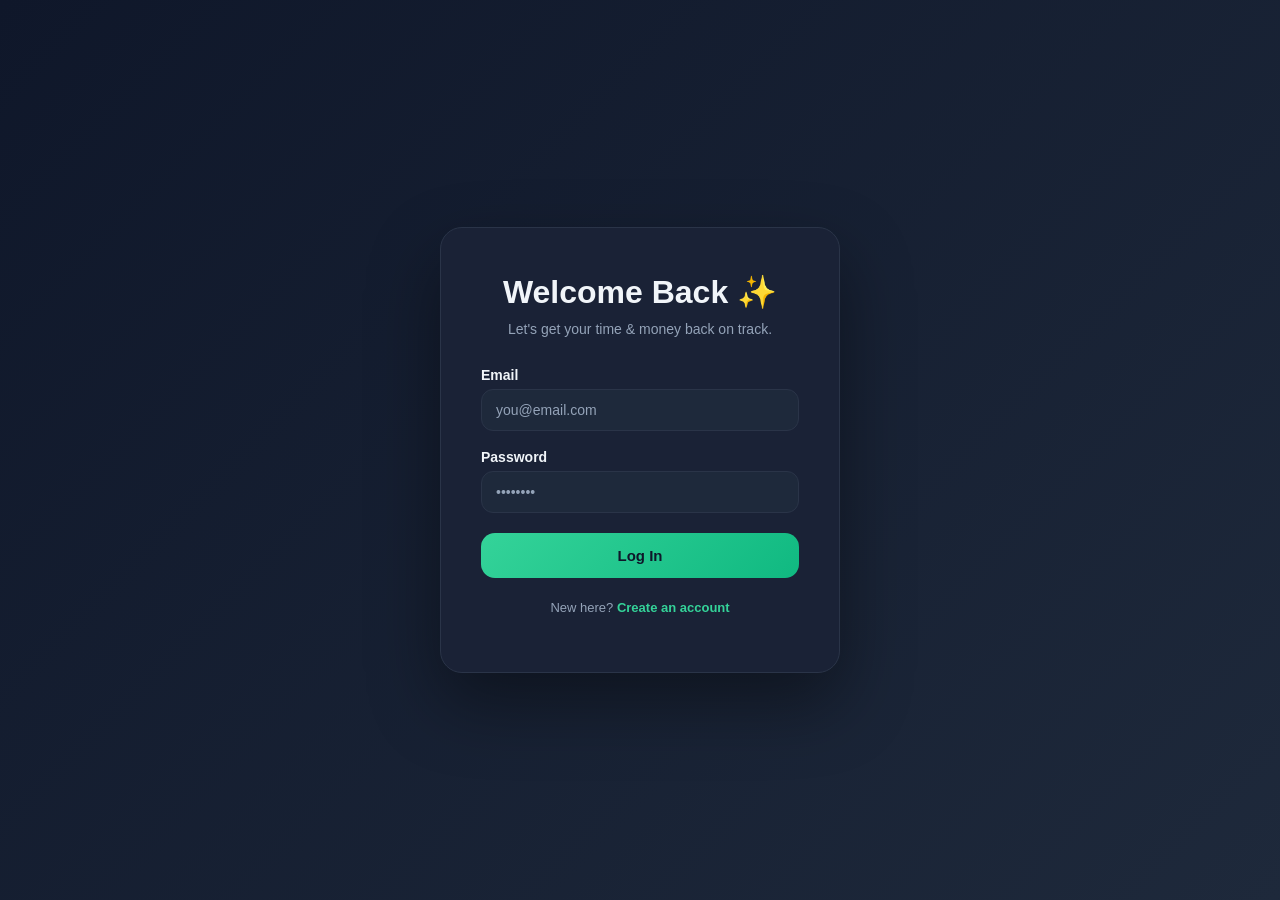
<file: index.html>
<!DOCTYPE html>
<html>

<head>
  <meta charset="UTF-8">
  <title>MyManager | Dashboard</title>
  <link rel="stylesheet" href="css/style.css">
  <link rel="stylesheet" href="https://cdnjs.cloudflare.com/ajax/libs/font-awesome/4.7.0/css/font-awesome.min.css">
  <script src="js/themes.js"></script>
</head>

<body>
  <script>
    if (localStorage.getItem("loggedIn") !== "true") {
      window.location.href = "login.html";
    }
  </script>
  
  <script src="js/loader.js?v=2"></script>
  <script src="js/themes.js?v=2"></script>

  
  <header>
    <nav class="navbar">
      <h1>MyManager</h1>

      <div class="nav-links">
        <a href="index.html" class="active"><i class="fa fa-dashboard"></i> Dashboard</a>
        <a href="money.html"><i class="fa fa-money"></i> Money Leak 💸</a>
        <a href="time.html"><i class="fa fa-clock-o"></i> Time Sink ⏳</a>
        <a href="tasks.html"><i class="fa fa-check-square-o"></i> Tasks 🎯</a>
        <a href="pomodoro.html"><i class="fa fa-hourglass-half"></i> Pomodoro 🍅</a>
        <a href="analytics.html"><i class="fa fa-bar-chart"></i> Analytics 📊</a>
        <a href="about.html"><i class="fa fa-info-circle"></i> About</a>
      </div>

      <div class="profile">
        <a href="profile.html"><i class="fa fa-user"></i> Profile</a>
      </div>
    </nav>
  </header>

  
  <div class="hero-hourglass">
    <canvas id="hourglassCanvas"></canvas>
  </div>

  
  <main class="container">

    <div class="welcome-header">
      <h2 id="greetingName">Welcome Back 🌱</h2>
      <p class="muted-text">
        This dashboard gives you a quick snapshot of your time and money. No judgement — just awareness.
      </p>
    </div>

    
    <div class="ticker-box">
      <div class="ticker-wrapper">
        <div class="ticker-content">
          <span>✨ You're not here to be perfect. You're here to be better than yesterday.</span>
          <span>⭐ Small habits compound. Even 30 minutes of focus can change your day.</span>
          <span>🌱 Consistency is better than intensity. Keep going!</span>
          <span>🧠 A disciplined mind brings calm to chaos.</span>
          <span>💡 Awareness is the first step — track your time and money.</span>
          
          <span>✨ You're not here to be perfect. You're here to be better than yesterday.</span>
          <span>⭐ Small habits compound. Even 30 minutes of focus can change your day.</span>
          <span>🌱 Consistency is better than intensity. Keep going!</span>
          <span>🧠 A disciplined mind brings calm to chaos.</span>
          <span>💡 Awareness is the first step — track your time and money.</span>
        </div>
      </div>
    </div>

    
    <div class="dashboard-grid-expanded">

      
      <div class="stats-column">
        <article class="dashboard-card stat-card">
          <h3>💸 Money Spent</h3>
          <p class="big-number" id="totalMoney">Rs. 0</p>
          <p class="muted-text">Tracked from Money Leak</p>
        </article>

        <article class="dashboard-card stat-card">
          <h3>⏳ Screen Time</h3>
          <p class="big-number" id="totalScreenTime">0 hrs</p>
          <p class="muted-text">Total daily usage</p>
        </article>

        <article class="dashboard-card stat-card">
          <h3>🍅 Productive Time</h3>
          <p class="big-number" id="totalPomodoro">0 hrs</p>
          <p class="muted-text">From Pomodoro sessions</p>
        </article>
      </div>

      
      <div class="action-column">
        <article class="dashboard-card streak-card">
          <h3>🔥 Current Streak</h3>
          <div class="streak-banner">
            <span class="streak-days">7 Days</span>
            <span class="streak-text">You're on fire! Keep focusing every day.</span>
          </div>
        </article>

        <article class="dashboard-card tasks-preview">
          <h3>📌 priority tasks</h3>
          <ul class="mock-task-list">
            <li><span class="mock-check">🟢</span> Finish Math Assignment</li>
            <li><span class="mock-check">🟡</span> Read Chapter 4 - Physics</li>
            <li><span class="mock-check">🟠</span> Review weekly budget</li>
          </ul>
          <a href="tasks.html" class="btn btn-secondary"
            style="display:block; text-align:center; margin-top: 15px;">View All Tasks</a>
        </article>
      </div>

    </div>

  </main>

  <footer class="footer">
    <p><b>Bahaar Boral | 24BCE1760</b></p>
  </footer>

  <script src="js/dashboard.js?v=2"></script>
  <script src="js/hourglass.js?v=2"></script>

</body>

</html>
</file>
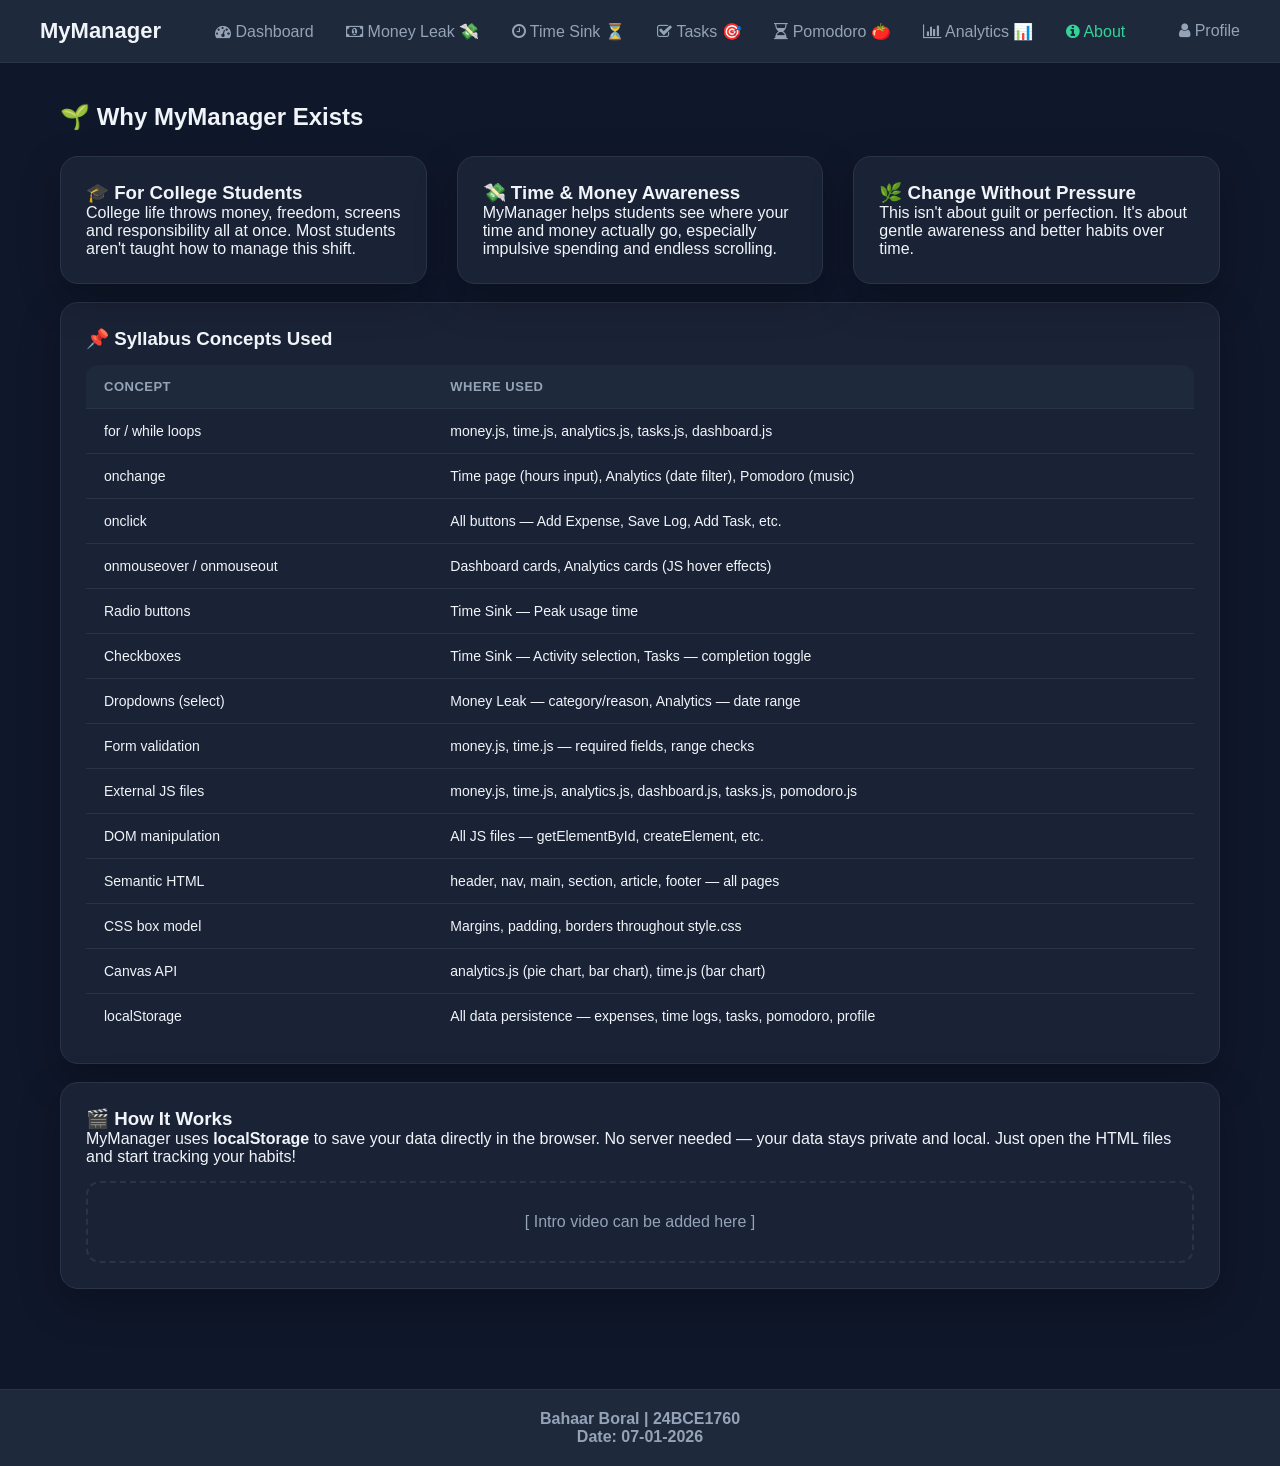
<file: about.html>
<!DOCTYPE html>
<html>

<head>
  <meta charset="UTF-8">
  <title>MyManager | About</title>
  <link rel="stylesheet" href="css/style.css">
  <link rel="stylesheet" href="https://cdnjs.cloudflare.com/ajax/libs/font-awesome/4.7.0/css/font-awesome.min.css">
  <script src="js/themes.js"></script>
</head>

<body>

  <script src="js/loader.js"></script>

  
  <header>
    <nav class="navbar">
      <h1>MyManager</h1>

      <div class="nav-links">
        <a href="index.html"><i class="fa fa-dashboard"></i> Dashboard</a>
        <a href="money.html"><i class="fa fa-money"></i> Money Leak 💸</a>
        <a href="time.html"><i class="fa fa-clock-o"></i> Time Sink ⏳</a>
        <a href="tasks.html"><i class="fa fa-check-square-o"></i> Tasks 🎯</a>
        <a href="pomodoro.html"><i class="fa fa-hourglass-half"></i> Pomodoro 🍅</a>
        <a href="analytics.html"><i class="fa fa-bar-chart"></i> Analytics 📊</a>
        <a href="about.html" class="active"><i class="fa fa-info-circle"></i> About</a>
      </div>

      <div class="profile">
        <a href="profile.html"><i class="fa fa-user"></i> Profile</a>
      </div>
    </nav>
  </header>


  <main class="container">

    <h2>🌱 Why MyManager Exists</h2>

    <div class="about-grid">

      <article class="about-card">
        <h3>🎓 For College Students</h3>
        <p>
          College life throws money, freedom, screens and responsibility
          all at once. Most students aren't taught how to manage this shift.
        </p>
      </article>

      <article class="about-card">
        <h3>💸 Time & Money Awareness</h3>
        <p>
          MyManager helps students see where your time and money actually go,
          especially impulsive spending and endless scrolling.
        </p>
      </article>

      <article class="about-card">
        <h3>🌿 Change Without Pressure</h3>
        <p>
          This isn't about guilt or perfection.
          It's about gentle awareness and better habits over time.
        </p>
      </article>

    </div>
    <br>
    <section class="section">
      <h3>📌 Syllabus Concepts Used</h3>
      <div class="table-wrapper">
        <table class="data-table">
          <thead>
            <tr>
              <th>Concept</th>
              <th>Where Used</th>
            </tr>
          </thead>
          <tbody>
            <tr>
              <td>for / while loops</td>
              <td>money.js, time.js, analytics.js, tasks.js, dashboard.js</td>
            </tr>
            <tr>
              <td>onchange</td>
              <td>Time page (hours input), Analytics (date filter), Pomodoro (music)</td>
            </tr>
            <tr>
              <td>onclick</td>
              <td>All buttons — Add Expense, Save Log, Add Task, etc.</td>
            </tr>
            <tr>
              <td>onmouseover / onmouseout</td>
              <td>Dashboard cards, Analytics cards (JS hover effects)</td>
            </tr>
            <tr>
              <td>Radio buttons</td>
              <td>Time Sink — Peak usage time</td>
            </tr>
            <tr>
              <td>Checkboxes</td>
              <td>Time Sink — Activity selection, Tasks — completion toggle</td>
            </tr>
            <tr>
              <td>Dropdowns (select)</td>
              <td>Money Leak — category/reason, Analytics — date range</td>
            </tr>
            <tr>
              <td>Form validation</td>
              <td>money.js, time.js — required fields, range checks</td>
            </tr>
            <tr>
              <td>External JS files</td>
              <td>money.js, time.js, analytics.js, dashboard.js, tasks.js, pomodoro.js</td>
            </tr>
            <tr>
              <td>DOM manipulation</td>
              <td>All JS files — getElementById, createElement, etc.</td>
            </tr>
            <tr>
              <td>Semantic HTML</td>
              <td>header, nav, main, section, article, footer — all pages</td>
            </tr>
            <tr>
              <td>CSS box model</td>
              <td>Margins, padding, borders throughout style.css</td>
            </tr>
            <tr>
              <td>Canvas API</td>
              <td>analytics.js (pie chart, bar chart), time.js (bar chart)</td>
            </tr>
            <tr>
              <td>localStorage</td>
              <td>All data persistence — expenses, time logs, tasks, pomodoro, profile</td>
            </tr>
          </tbody>
        </table>
      </div>
    </section>
    <br>
    <section class="section">
      <h3>🎬 How It Works</h3>
      <p>
        MyManager uses <b>localStorage</b> to save your data directly in the browser.
        No server needed — your data stays private and local. Just open the HTML files
        and start tracking your habits!
      </p>

      <div class="video-placeholder">
        <p>[ Intro video can be added here ]</p>
      </div>
    </section>

  </main>


  <footer class="footer">
    <p><b>Bahaar Boral | 24BCE1760</b></p>
    <p><b>Date: 07-01-2026</b></p>
  </footer>

</body>

</html>
</file>
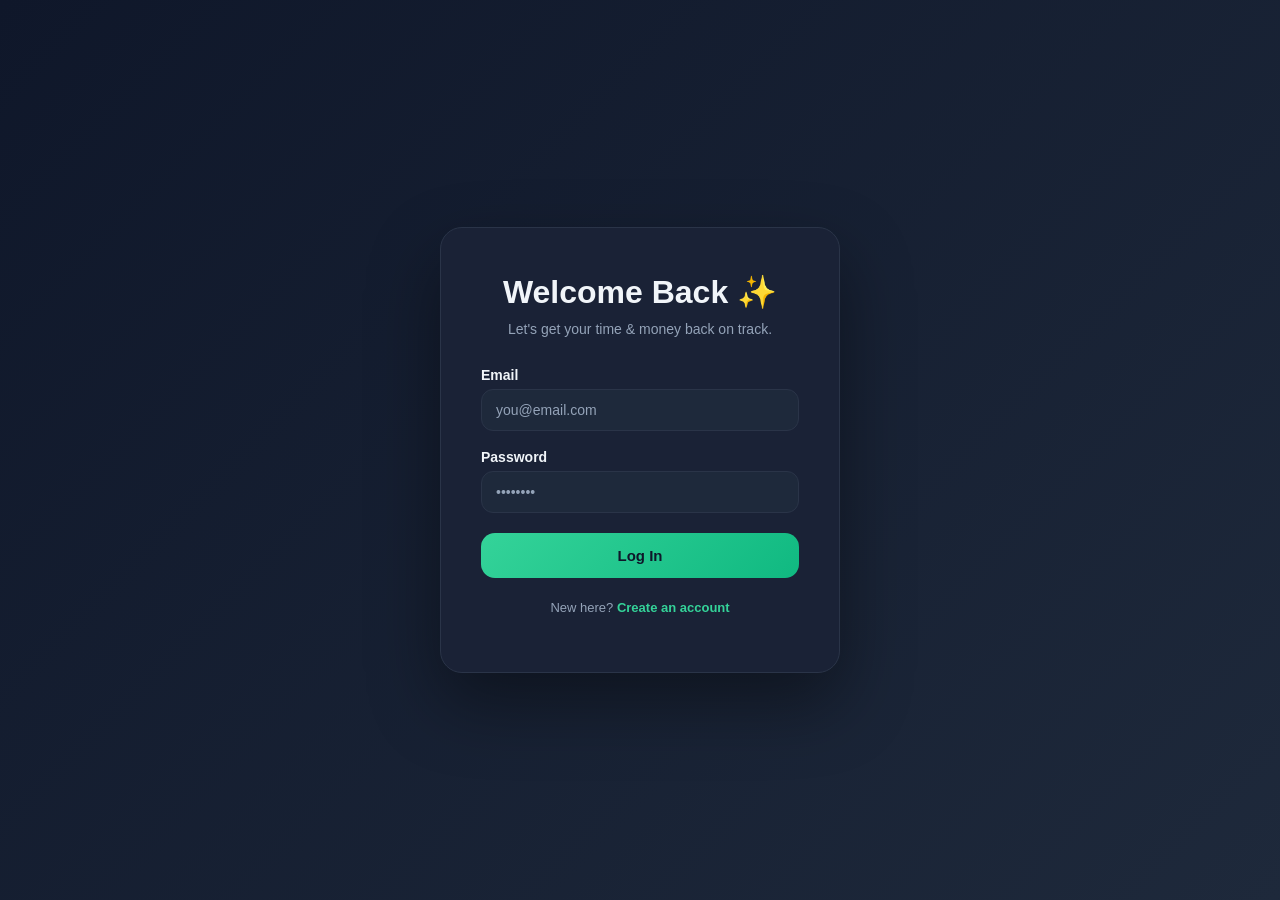
<file: analytics.html>
<!DOCTYPE html>
<html>

<head>
  <meta charset="UTF-8">
  <title>MyManager | Analytics</title>
  <link rel="stylesheet" href="css/style.css">
  <link rel="stylesheet" href="https://cdnjs.cloudflare.com/ajax/libs/font-awesome/4.7.0/css/font-awesome.min.css">
  <script src="js/themes.js"></script>
</head>

<body>


  <script src="js/loader.js"></script>

 
  <script>
    if (localStorage.getItem("loggedIn") !== "true") {
      window.location.href = "login.html";
    }
  </script>

  <header>
    <nav class="navbar">
      <h1>MyManager</h1>

      <div class="nav-links">
        <a href="index.html"><i class="fa fa-dashboard"></i> Dashboard</a>
        <a href="money.html"><i class="fa fa-money"></i> Money Leak 💸</a>
        <a href="time.html"><i class="fa fa-clock-o"></i> Time Sink ⏳</a>
        <a href="tasks.html"><i class="fa fa-check-square-o"></i> Tasks 🎯</a>
        <a href="pomodoro.html"><i class="fa fa-hourglass-half"></i> Pomodoro 🍅</a>
        <a href="analytics.html" class="active"><i class="fa fa-bar-chart"></i> Analytics 📊</a>
        <a href="about.html"><i class="fa fa-info-circle"></i> About</a>
      </div>

      <div class="profile">
        <a href="profile.html"><i class="fa fa-user"></i> Profile</a>
      </div>
    </nav>
  </header>



  <main class="container">

    <h2>📊 Your Habit Analytics</h2>
    <p>
      This page shows insights based on your time usage and spending habits.
    </p>

  
    <div class="filter-bar">
      <label>Filter by: </label>
      <select id="dateFilter">
        <option value="all">All Time</option>
        <option value="today">Today</option>
        <option value="week">This Week</option>
        <option value="month">This Month</option>
      </select>
    </div>

 
    <div class="analytics-grid">

      <article class="analytics-box">
        <h3>Total Money Spent</h3>
        <p class="big-number" id="analyticsMoney">Rs. 0</p>
        <p class="muted-text">Based on your expense logs</p>
      </article>

      <article class="analytics-box">
        <h3>Total Screen Time</h3>
        <p class="big-number" id="analyticsTime">0 hrs</p>
        <p class="muted-text">Includes productive & unproductive time</p>
      </article>

      <article class="analytics-box">
        <h3>Productive Time</h3>
        <p class="big-number" id="analyticsPomodoro">0 hrs</p>
        <p class="muted-text">From Pomodoro sessions</p>
      </article>

    </div>
    <br>
    
    <div class="charts-row">

      <section class="section chart-section">
        <h3>💸 Expense Breakdown</h3>
        <div class="chart-container">
          <canvas id="expenseChart" width="480" height="300"></canvas>
        </div>
      </section>

      <section class="section chart-section">
        <h3>⏳ Time Distribution</h3>
        <div class="chart-container">
          <canvas id="timeChart" width="480" height="300"></canvas>
        </div>
      </section>

    </div>
    <br>

    <div class="charts-row">
      <section class="section chart-section">
        <h3>📈 Trend Correlation</h3>
        <p class="muted-text" style="font-size: 13px;">Screen Time vs. Money Spent</p>
        <div class="chart-container">
          <canvas id="correlationChart" width="480" height="300"></canvas>
        </div>
      </section>

      <section class="section chart-section">
        <h3>🕐 Peak Activity Times</h3>
        <p class="muted-text" style="font-size: 13px;">Time of Day Breakdown</p>
        <div class="chart-container">
          <canvas id="timePatternChart" width="480" height="300"></canvas>
        </div>
      </section>
    </div>
    <br>

    <div class="charts-row">
      <section class="section chart-section" style="width: 100%;">
        <h3>🕸️ Productivity Radar</h3>
        <p class="muted-text" style="font-size: 13px;">Productive vs Unproductive habits across attributes</p>
        <div class="chart-container">
          <canvas id="radarChart" width="480" height="300"></canvas>
        </div>
      </section>
    </div>
    <br>
    
    <section class="section">
      <h3>🧠 Behaviour Insights</h3>
      <ul id="insightsList" class="insight-list">
     
      </ul>
    </section>

  </main>


  <footer class="footer">
    <p><b>Bahaar Boral | 24BCE1760</b></p>
    <p><b>Date: 07-01-2026</b></p>
  </footer>

  <script src="js/analytics.js"></script>

</body>

</html>
</file>
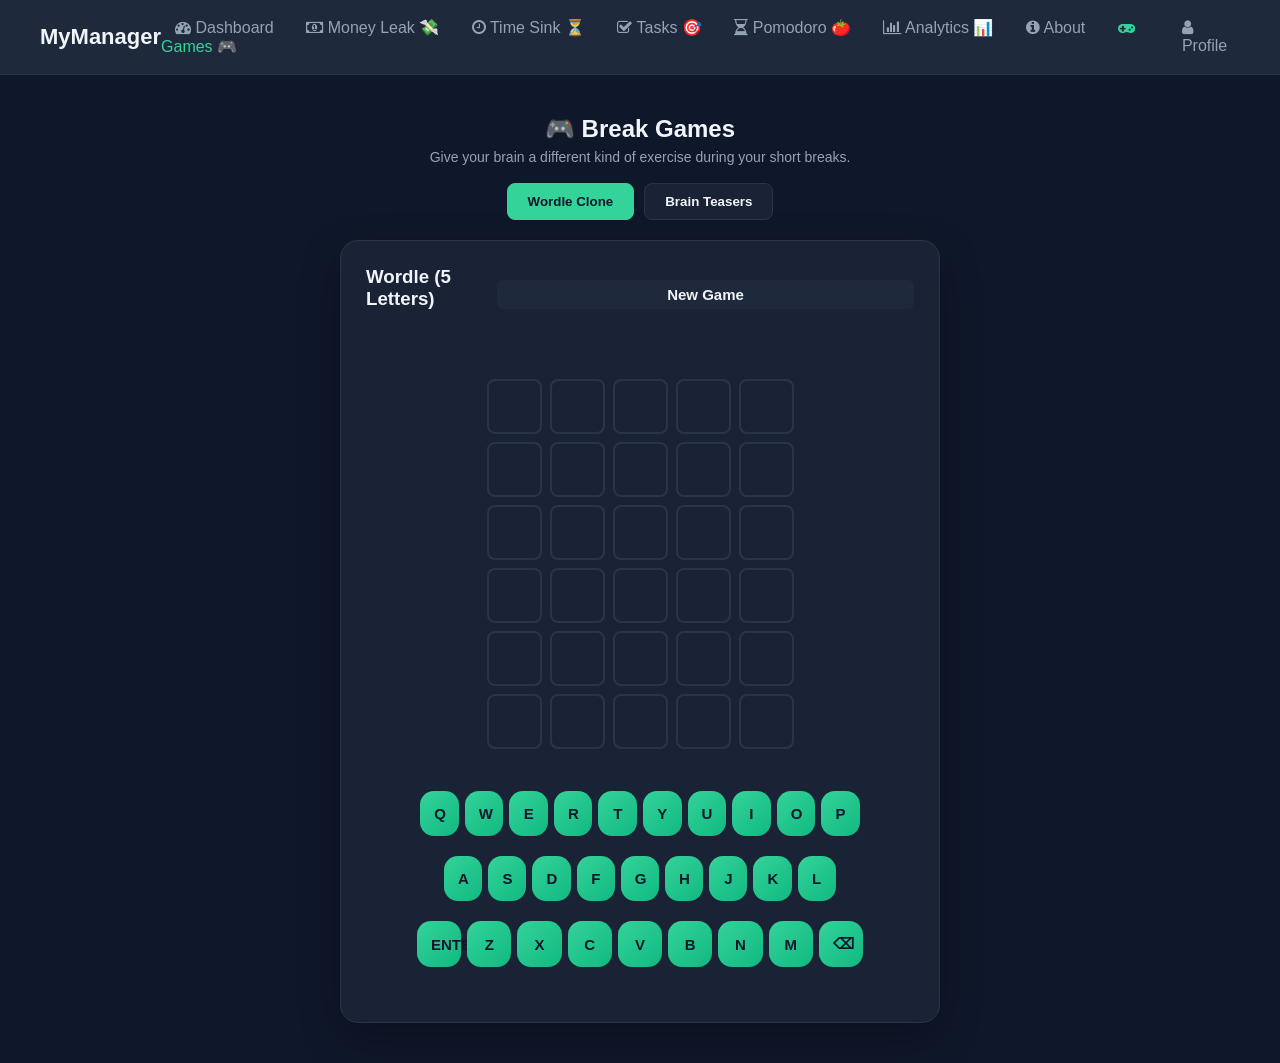
<file: games.html>
<!DOCTYPE html>
<html>

<head>
    <meta charset="UTF-8">
    <title>MyManager | Break Games</title>
    <link rel="stylesheet" href="css/style.css">
    <link rel="stylesheet" href="https://cdnjs.cloudflare.com/ajax/libs/font-awesome/4.7.0/css/font-awesome.min.css">
    <style>
        
        .game-tabs {
            display: flex;
            gap: 10px;
            margin-bottom: 20px;
            justify-content: center;
        }

        .game-tabs button {
            padding: 10px 20px;
            background: var(--bg-card);
            border: 1px solid var(--border-color);
            color: var(--text-primary);
            border-radius: 8px;
            cursor: pointer;
            font-weight: 600;
            transition: 0.2s;
        }

        .game-tabs button.active {
            background: var(--accent);
            color: #0f172a;
            border-color: var(--accent);
        }

        .game-section {
            display: none;
        }

        .game-section.active {
            display: block;
        }
    </style>
  <script src="js/themes.js"></script>
</head>

<body>
    
      <script src="js/loader.js"></script>

    
    <header>
        <nav class="navbar">
            <h1>MyManager</h1>
            <div class="nav-links">
                <a href="index.html"><i class="fa fa-dashboard"></i> Dashboard</a>
                <a href="money.html"><i class="fa fa-money"></i> Money Leak 💸</a>
                <a href="time.html"><i class="fa fa-clock-o"></i> Time Sink ⏳</a>
                <a href="tasks.html"><i class="fa fa-check-square-o"></i> Tasks 🎯</a>
                <a href="pomodoro.html"><i class="fa fa-hourglass-half"></i> Pomodoro 🍅</a>
                <a href="analytics.html"><i class="fa fa-bar-chart"></i> Analytics 📊</a>
                <a href="about.html"><i class="fa fa-info-circle"></i> About</a>
                <a href="games.html" class="active"><i class="fa fa-gamepad"></i> Games 🎮</a>
            </div>
            <div class="profile">
                <a href="profile.html"><i class="fa fa-user"></i> Profile</a>
            </div>
        </nav>
    </header>

    
    <main class="container">
        <h2 style="text-align: center;">🎮 Break Games</h2>
        <p class="muted-text" style="text-align: center;">Give your brain a different kind of exercise during your short
            breaks.</p>
        <br>

        <div class="game-tabs">
            <button onclick="switchTab('wordle')" class="active" id="tab-wordle">Wordle Clone</button>
            <button onclick="switchTab('teaser')" id="tab-teaser">Brain Teasers</button>
        </div>

        
        <div id="wordle" class="game-section active">
            <div class="card" style="max-width: 600px; margin: 0 auto;">
                <div class="section-header" style="justify-content: space-between;">
                    <h3>Wordle (5 Letters)</h3>
                    <button onclick="newWordleGame()"
                        style="padding: 6px 12px; border-radius: 6px; border: none; background: var(--bg-secondary); color: var(--text-primary); cursor: pointer;">New
                        Game</button>
                </div>
                <div class="wordle-container">
                    <div id="wordleMessage" class="wordle-message"></div>
                    <div id="wordleGrid" class="wordle-grid"></div>
                    <div id="wordleKeyboard" class="wordle-keyboard"></div>
                </div>
            </div>
        </div>

        
        <div id="teaser" class="game-section">
            <div class="card" style="max-width: 600px; margin: 0 auto; text-align: center; padding: 40px 20px;">
                <h3>🧠 Random Riddle</h3>
                <br>
                <p id="teaserQuestion" style="font-size: 18px; line-height: 1.5; min-height: 80px;"></p>
                <br>
                <button id="revealBtn" onclick="revealAnswer()"
                    style="padding: 10px 20px; border-radius: 8px; border: 1px solid var(--accent); background: transparent; color: var(--accent); font-weight: 600; cursor: pointer; margin-bottom: 20px; transition: 0.2s;">💡
                    Reveal Answer</button>

                <div style="min-height: 60px;">
                    <h2 id="teaserAnswer" style="color: var(--accent); display: none;"></h2>
                </div>
                <br>
                <button onclick="showRandomTeaser()"
                    style="padding: 12px 24px; border-radius: 8px; border: none; background: var(--accent); color: #0f172a; font-weight: 600; cursor: pointer;">Next
                    Puzzle ➡️</button>
            </div>
        </div>

    </main>

    <script>
        function switchTab(tabId) {
            document.querySelectorAll('.game-section').forEach(el => el.classList.remove('active'));
            document.querySelectorAll('.game-tabs button').forEach(el => el.classList.remove('active'));

            document.getElementById(tabId).classList.add('active');
            document.getElementById('tab-' + tabId).classList.add('active');
        }
    </script>
    <script src="js/wordle.js"></script>
    <script src="js/brainteaser.js"></script>

</body>

</html>
</file>
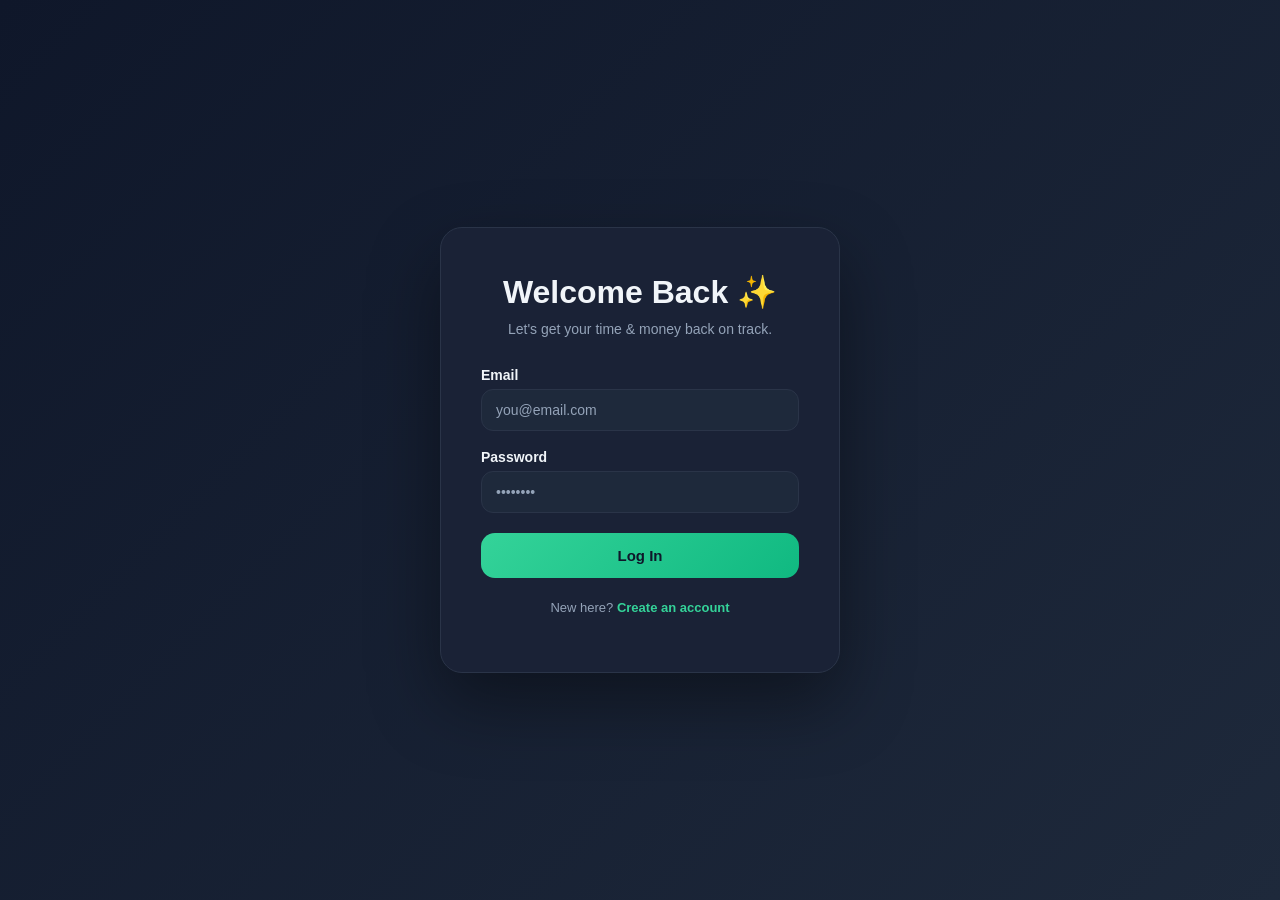
<file: login.html>
<!DOCTYPE html>
<html>

<head>
  <meta charset="UTF-8">
  <title>MyManager | Login</title>
  <link rel="stylesheet" href="css/style.css">
  <script src="js/themes.js"></script>
</head>

<body class="auth-body">

  
  <script src="js/loader.js"></script>

  <div class="auth-card">
    <h1>Welcome Back ✨</h1>
    <p class="auth-subtext">Let's get your time & money back on track.</p>

    <label>Email</label>
    <input type="email" id="loginEmail" placeholder="you@email.com">

    <label>Password</label>
    <input type="password" id="loginPassword" placeholder="••••••••">

    <button class="auth-btn" onclick="login()">Log In</button>

    <p class="auth-switch">
      New here? <a href="register.html">Create an account</a>
    </p>

    <p id="loginMessage" class="auth-message"></p>
  </div>

  <script src="js/auth.js"></script>

  
  <script>
    document.addEventListener("keypress", function (event) {
      if (event.key === "Enter") {
        login();
      }
    });
  </script>

</body>

</html>
</file>
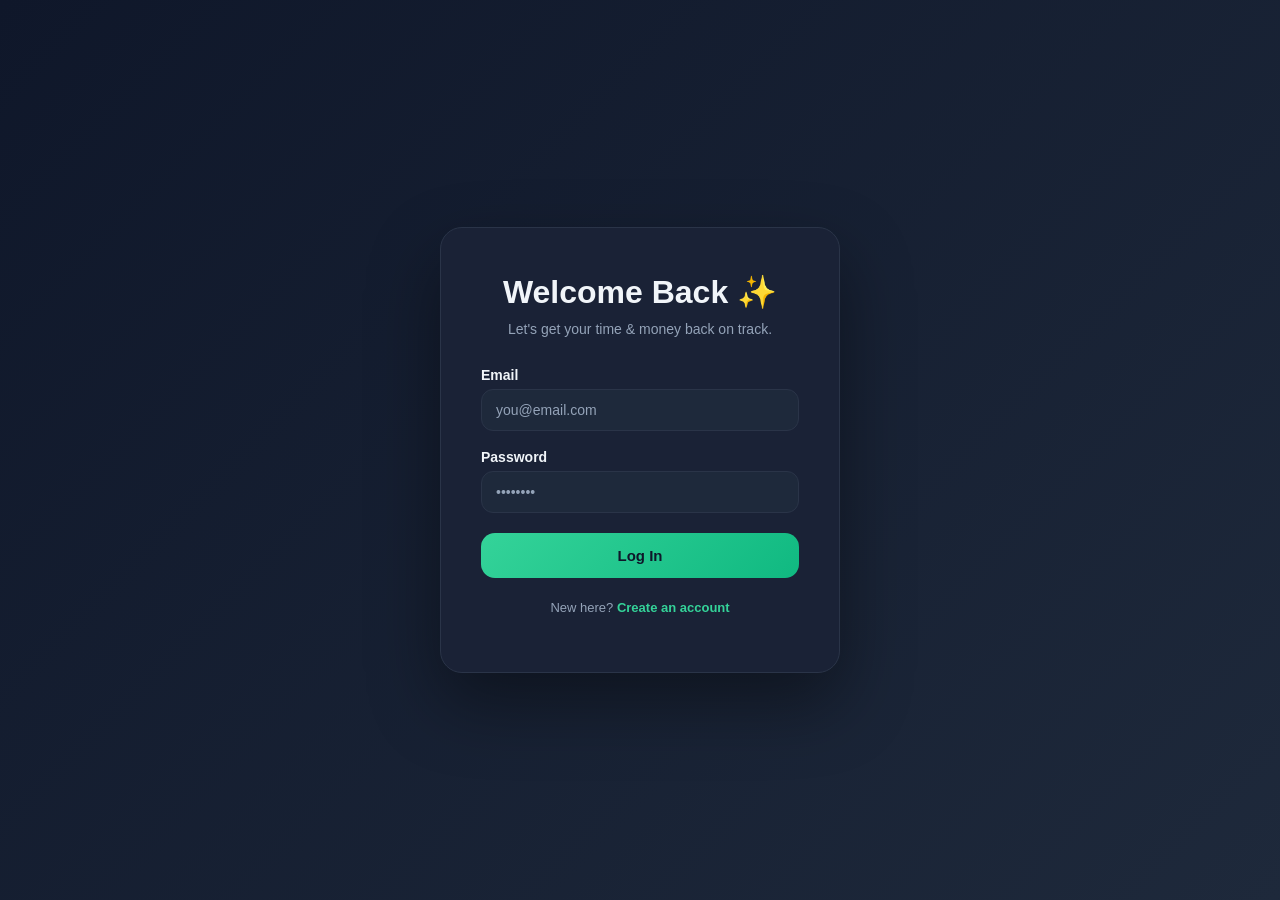
<file: money.html>
<!DOCTYPE html>
<html>

<head>
  <meta charset="UTF-8">
  <title>MyManager | Money Leak</title>
  <link rel="stylesheet" href="css/style.css">
  <link rel="stylesheet" href="https://cdnjs.cloudflare.com/ajax/libs/font-awesome/4.7.0/css/font-awesome.min.css">
  <script src="js/themes.js"></script>
</head>

<body>

  
  <script src="js/loader.js"></script>

  <script>
    if (localStorage.getItem("loggedIn") !== "true") {
      window.location.href = "login.html";
    }
  </script>

  
  <header>
    <nav class="navbar">
      <h1>MyManager</h1>

      <div class="nav-links">
        <a href="index.html"><i class="fa fa-dashboard"></i> Dashboard</a>
        <a href="money.html" class="active"><i class="fa fa-money"></i> Money Leak 💸</a>
        <a href="time.html"><i class="fa fa-clock-o"></i> Time Sink ⏳</a>
        <a href="tasks.html"><i class="fa fa-check-square-o"></i> Tasks 🎯</a>
        <a href="pomodoro.html"><i class="fa fa-hourglass-half"></i> Pomodoro 🍅</a>
        <a href="analytics.html"><i class="fa fa-bar-chart"></i> Analytics 📊</a>
        <a href="about.html"><i class="fa fa-info-circle"></i> About</a>
      </div>

      <div class="profile">
        <a href="profile.html"><i class="fa fa-user"></i> Profile</a>
      </div>
    </nav>
  </header>


  <main class="container">

    <h2>💸 Money Leak</h2>
    <p>Where did your money quietly disappear?</p>

    <div class="money-grid">

      <article class="card" style="flex: 2;">

        <h3>Add New Expense</h3>

        <form id="expenseForm">
          <label>Amount (Rs.)</label><br>
          <input type="number" id="expenseAmount" placeholder="Eg: 250" required><br><br>

          <label>Category</label><br>
          <select id="expenseCategory">
            <option>🍔 Food</option>
            <option>👗 Shopping</option>
            <option>🚕 Transport</option>
            <option>🎮 Fun</option>
          </select><br><br>

          <label>Why though?</label><br>
          <select id="expenseReason">
            <option>Bored</option>
            <option>Stressed</option>
            <option>Actually needed</option>
          </select><br><br>

          <p id="expenseMessage" class="validation-message"></p>

          <button type="submit">Add Expense</button>
        </form>
      </article>

     
      <article class="card" style="flex: 1;">

        <h3>🧠 Spending Insight</h3>
        <p>
          Impulse spending often happens when bored or stressed.
          Awareness is the first step to control.
        </p>
      </article>

    </div>
    <br>
    <section class="section">
      <div class="section-header">
        <h3>📋 Expense History</h3>
        <span id="expenseCount" class="badge">0 entries</span>
      </div>

      <p class="total-display">Total Spent: <span id="expenseTotal" class="big-number" style="font-size: 22px;">Rs.
          0</span></p>

      <div class="table-wrapper">
        <table class="data-table">
          <thead>
            <tr>
              <th>Date</th>
              <th>Amount</th>
              <th>Category</th>
              <th>Reason</th>
              <th>Action</th>
            </tr>
          </thead>
          <tbody id="expenseTableBody">
          </tbody>
        </table>
      </div>

      <button class="clear-btn" onclick="clearAllExpenses()">🗑 Clear All</button>
    </section>

  </main>

  <footer class="footer">
    <p><b>Bahaar Boral | 24BCE1760</b></p>
  </footer>

  <script src="js/money.js"></script>

</body>

</html>
</file>
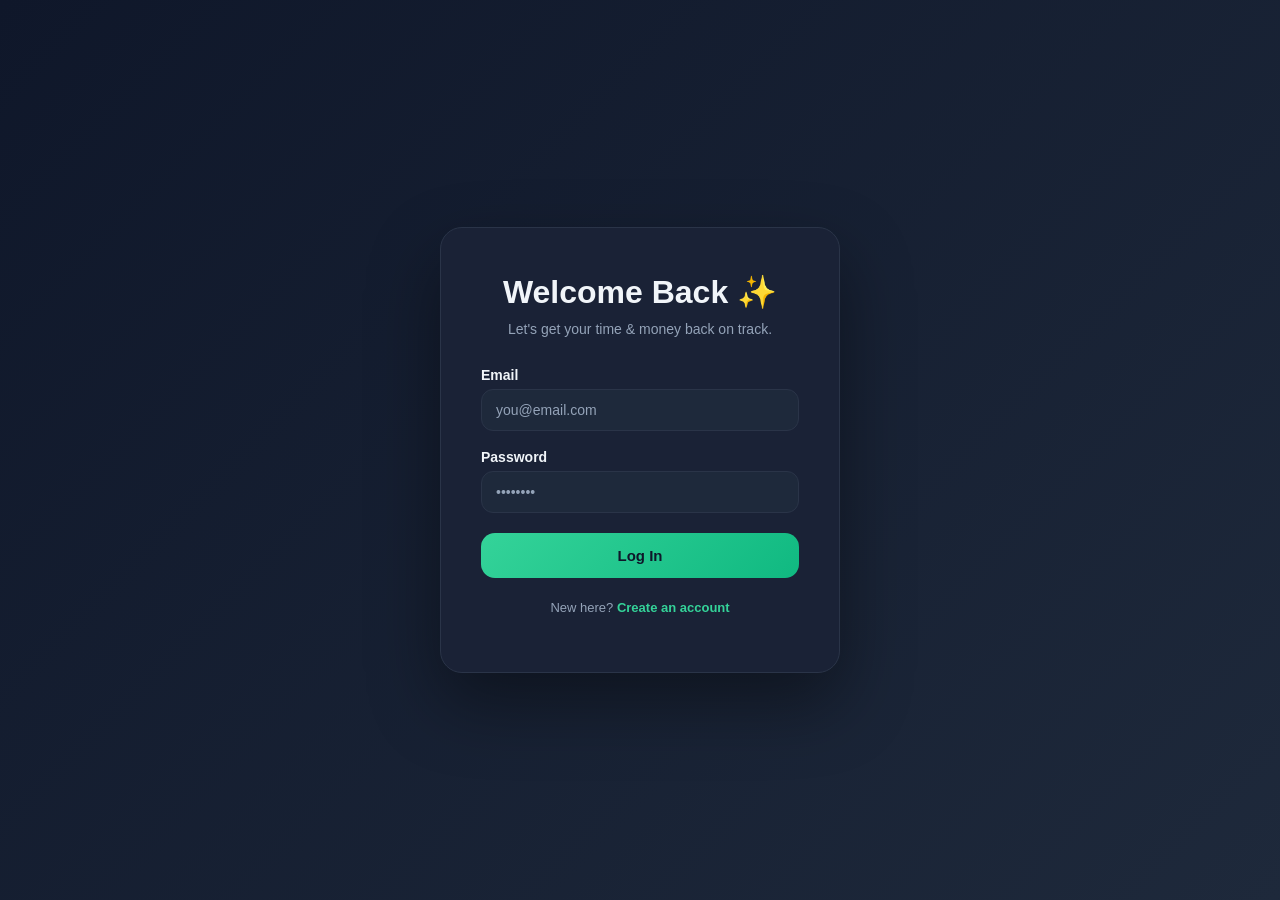
<file: pomodoro.html>
<!DOCTYPE html>
<html>

<head>
  <meta charset="UTF-8">
  <title>MyManager | Focus Zone</title>
  <link rel="stylesheet" href="css/style.css">
  <link rel="stylesheet" href="https://cdnjs.cloudflare.com/ajax/libs/font-awesome/4.7.0/css/font-awesome.min.css">
  <script src="js/themes.js?v=2"></script>
</head>

<body>

  <script src="js/loader.js?v=2"></script>

  
  <script>
    if (localStorage.getItem("loggedIn") !== "true") {
      window.location.href = "login.html";
    }
  </script>

  
  <header>
    <nav class="navbar">
      <h1>MyManager</h1>

      <div class="nav-links">
        <a href="index.html"><i class="fa fa-dashboard"></i> Dashboard</a>
        <a href="money.html"><i class="fa fa-money"></i> Money Leak 💸</a>
        <a href="time.html"><i class="fa fa-clock-o"></i> Time Sink ⏳</a>
        <a href="tasks.html"><i class="fa fa-check-square-o"></i> Tasks 🎯</a>
        <a href="pomodoro.html" class="active"><i class="fa fa-hourglass-half"></i> Pomodoro 🍅</a>
        <a href="analytics.html"><i class="fa fa-bar-chart"></i> Analytics 📊</a>
        <a href="about.html"><i class="fa fa-info-circle"></i> About</a>
      </div>

      <div class="profile">
        <a href="profile.html"><i class="fa fa-user"></i> Profile</a>
      </div>
    </nav>
  </header>

  
  <main class="container">

    <h2>🍅 Focus Zone</h2>
    <p class="muted-text">One session at a time. No pressure. Just focus.</p>

    
    <div class="pomodoro-card">

     
      <div class="mode-switch">
        <button onclick="setMode('focus25')" class="active">Focus 25</button>
        <button onclick="setMode('focus30')">Focus 30</button>
        <button onclick="setMode('focus45')">Focus 45</button>
        <button onclick="setMode('focus50')">Focus 50</button>
        <button onclick="setMode('short')">Short Break (5)</button>
        <button onclick="setMode('long')">Long Break (15)</button>
      </div>

      
      <h1 id="timer" class="big-timer">25:00</h1>

      
      <div class="pomodoro-controls">
        <button onclick="startTimer()">Start</button>
        <button onclick="pauseTimer()">Pause</button>
        <button onclick="resetTimer()">Reset</button>
      </div>

    </div>

    
    <div class="session-stats">
      <article class="card">
        <h3>📊 Session Stats</h3>
        <p>Sessions completed today: <span id="sessionCount" class="accent-text">0</span></p>
        <p>Total focus time: <span id="totalFocusTime" class="accent-text">0 min</span></p>
      </article>
    </div>
    <br>
    
    <article class="card">
      <div class="section-header" style="justify-content: space-between;">
        <h3>🎧 Ambient Noise</h3>
        <a href="games.html" class="badge" style="text-decoration: none; color: inherit;" id="gamesLink">🎮 Play a
          Game</a>
      </div>

      <select onchange="changeMusic(this.value)">
        <option value="">No sound</option>
        <option value="lofi">Lo-fi Tones</option>
        <option value="rain">Rain Sounds</option>
        <option value="piano">Soft Piano</option>
      </select>
      <p class="muted-text" style="font-size: 13px; margin-top: 5px;">(Generated via Web Audio API)</p>

    </article>
    <br>
    
    <article class="card">
      <h3>📚 Study Techniques</h3>

      <ul>
        <li>
          <b>Pomodoro Technique</b> – Study for 25 minutes, take a short break,
          repeat. Keeps focus high without burnout.
        </li>
        <li>
          <b>Active Recall</b> – Close your notes and try to remember concepts
          from memory instead of rereading.
        </li>
        <li>
          <b>Blurting</b> – Write everything you remember about a topic,
          then check notes and fill gaps.
        </li>
      </ul>
    </article>

  </main>

  
  <footer class="footer">
    <p><b>Bahaar Boral | 24BCE1760</b></p>
  </footer>

  <script src="js/pomodoro.js"></script>

</body>

</html>
</file>
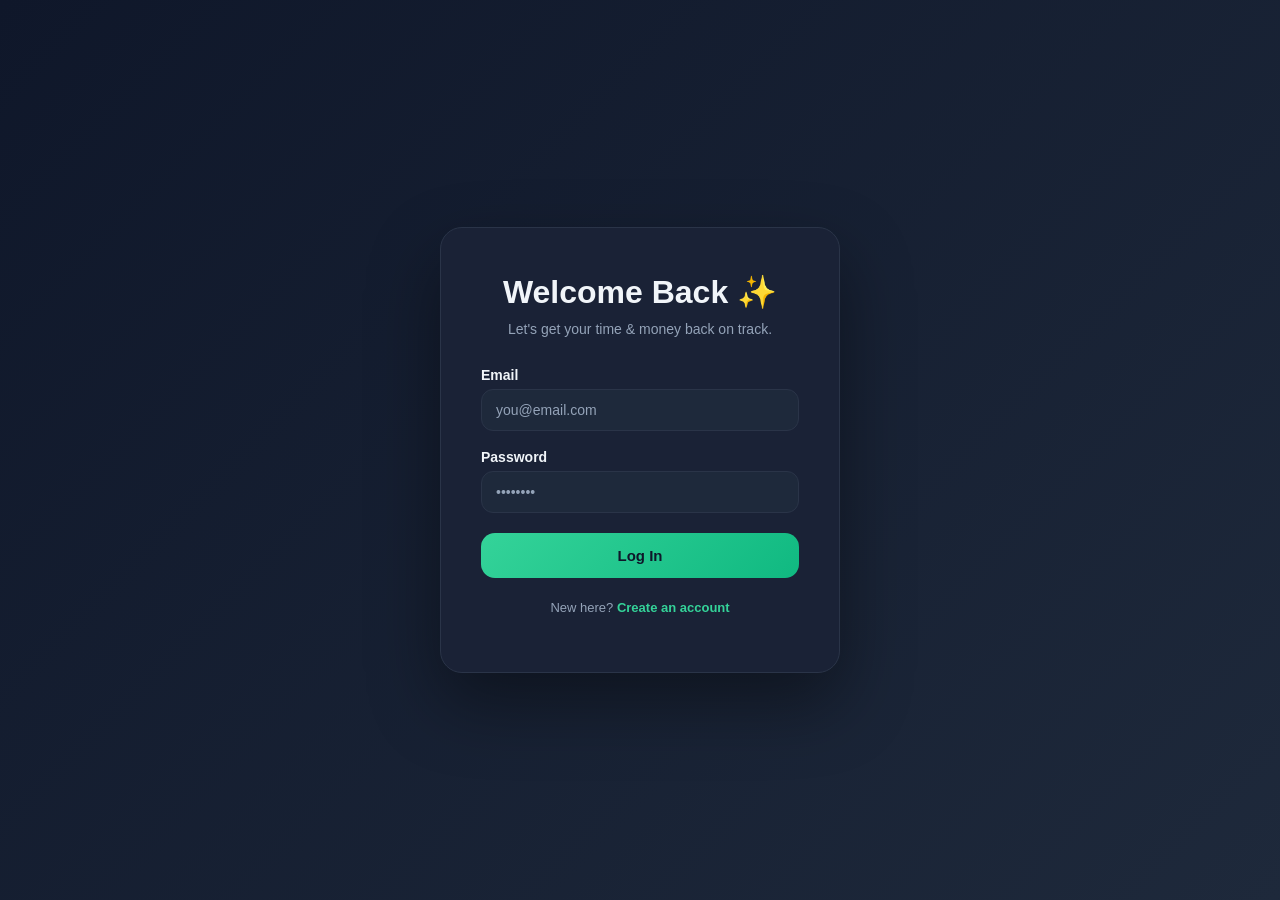
<file: profile.html>
<!DOCTYPE html>
<html>

<head>
  <meta charset="UTF-8">
  <title>MyManager | Profile</title>
  <link rel="stylesheet" href="css/style.css">
  <link rel="stylesheet" href="https://cdnjs.cloudflare.com/ajax/libs/font-awesome/4.7.0/css/font-awesome.min.css">
  <script src="js/themes.js"></script>
</head>

<body>

  
  <script src="js/loader.js"></script>

  
  <script>
    if (localStorage.getItem("loggedIn") !== "true") {
      window.location.href = "login.html";
    }
  </script>

  
  <header>
    <nav class="navbar">
      <h1>MyManager</h1>

      <div class="nav-links">
        <a href="index.html"><i class="fa fa-dashboard"></i> Dashboard</a>
        <a href="money.html"><i class="fa fa-money"></i> Money Leak 💸</a>
        <a href="time.html"><i class="fa fa-clock-o"></i> Time Sink ⏳</a>
        <a href="tasks.html"><i class="fa fa-check-square-o"></i> Tasks 🎯</a>
        <a href="pomodoro.html"><i class="fa fa-hourglass-half"></i> Pomodoro 🍅</a>
        <a href="analytics.html"><i class="fa fa-bar-chart"></i> Analytics 📊</a>
        <a href="about.html"><i class="fa fa-info-circle"></i> About</a>
      </div>

      <div class="profile">
        <a href="profile.html" class="active"><i class="fa fa-user"></i> Profile</a>
      </div>
    </nav>
  </header>

  
  <main class="container">

    <h2>🧠 Your Profile</h2>
    <p class="muted-text">This space is about you — your goals, your why.</p>

    <div class="profile-grid">

      
      <article class="card profile-card">

        <div class="profile-pic">
          <img id="preview" src="assets/images/profile.jpg" alt="Profile Picture">
          <input type="file" accept="image/*" onchange="loadImage(event)">
        </div>

        <label>Nickname</label>
        <input type="text" id="name" placeholder="Bahaar">

        <label>Your Goal</label>
        <input type="text" id="goal" placeholder="Be disciplined & peaceful">

        <label>Your Why</label>
        <textarea id="why" rows="3" placeholder="I deserve better habits"></textarea>

        <button onclick="saveProfile()">Save Changes</button>

      </article>

      
      <article class="card">
        <h3>✨ Appearance</h3>
        <p class="muted-text">Choose your App Theme</p>

        <div class="theme-swatches">
          <button class="profile-theme-btn" data-theme="dark" title="Dark Mode (Default)">🌙</button>
          <button class="profile-theme-btn" data-theme="light" title="Light Mode">☀️</button>
          <button class="profile-theme-btn" data-theme="techie" title="Techie Matrix">💻</button>
          <button class="profile-theme-btn" data-theme="lofi" title="Lofi Chill">🎵</button>
          <button class="profile-theme-btn" data-theme="pastel" title="Pastel Dreams">🌸</button>
        </div>
      </article>

      
      <article class="card">

        <h3>🔥 Consistency</h3>

        <p><b>Current Streak:</b></p>
        <p class="big-number" id="streakCount">0 days</p>

        <p class="muted-text">
          Streaks update based on your daily Pomodoro sessions.
        </p>

        <hr style="border-color: var(--border-color); margin: 20px 0;">

        <button onclick="goDashboard()">⬅ Back to Dashboard</button>
        <button class="danger" onclick="logout()">Log Out</button>

      </article>

    </div>

  </main>

  <footer class="footer">
    <p><b>Bahaar Boral | 24BCE1760</b></p>
  </footer>

  <script>
    function goDashboard() {
      window.location.href = "index.html";
    }

    function logout() {
      localStorage.removeItem("loggedIn");
      window.location.href = "login.html";
    }

    function saveProfile() {
      localStorage.setItem("name", document.getElementById("name").value);
      localStorage.setItem("goal", document.getElementById("goal").value);
      localStorage.setItem("why", document.getElementById("why").value);
      alert("Profile saved 🌱");
    }

    function loadImage(event) {
      const image = document.getElementById("preview");
      image.src = URL.createObjectURL(event.target.files[0]);
    }

    
    window.addEventListener("DOMContentLoaded", function () {
      var savedName = localStorage.getItem("name");
      var savedGoal = localStorage.getItem("goal");
      var savedWhy = localStorage.getItem("why");

      if (savedName) document.getElementById("name").value = savedName;
      if (savedGoal) document.getElementById("goal").value = savedGoal;
      if (savedWhy) document.getElementById("why").value = savedWhy;

      
      var pomData = localStorage.getItem("pomodoroSessions");
      if (pomData) {
        var sessions = JSON.parse(pomData);
        var uniqueDates = [];

        for (var i = 0; i < sessions.length; i++) {
          if (uniqueDates.indexOf(sessions[i].date) === -1) {
            uniqueDates.push(sessions[i].date);
          }
        }

        document.getElementById("streakCount").innerText = uniqueDates.length + " days";
      }
    });
  </script>

</body>

</html>
</file>
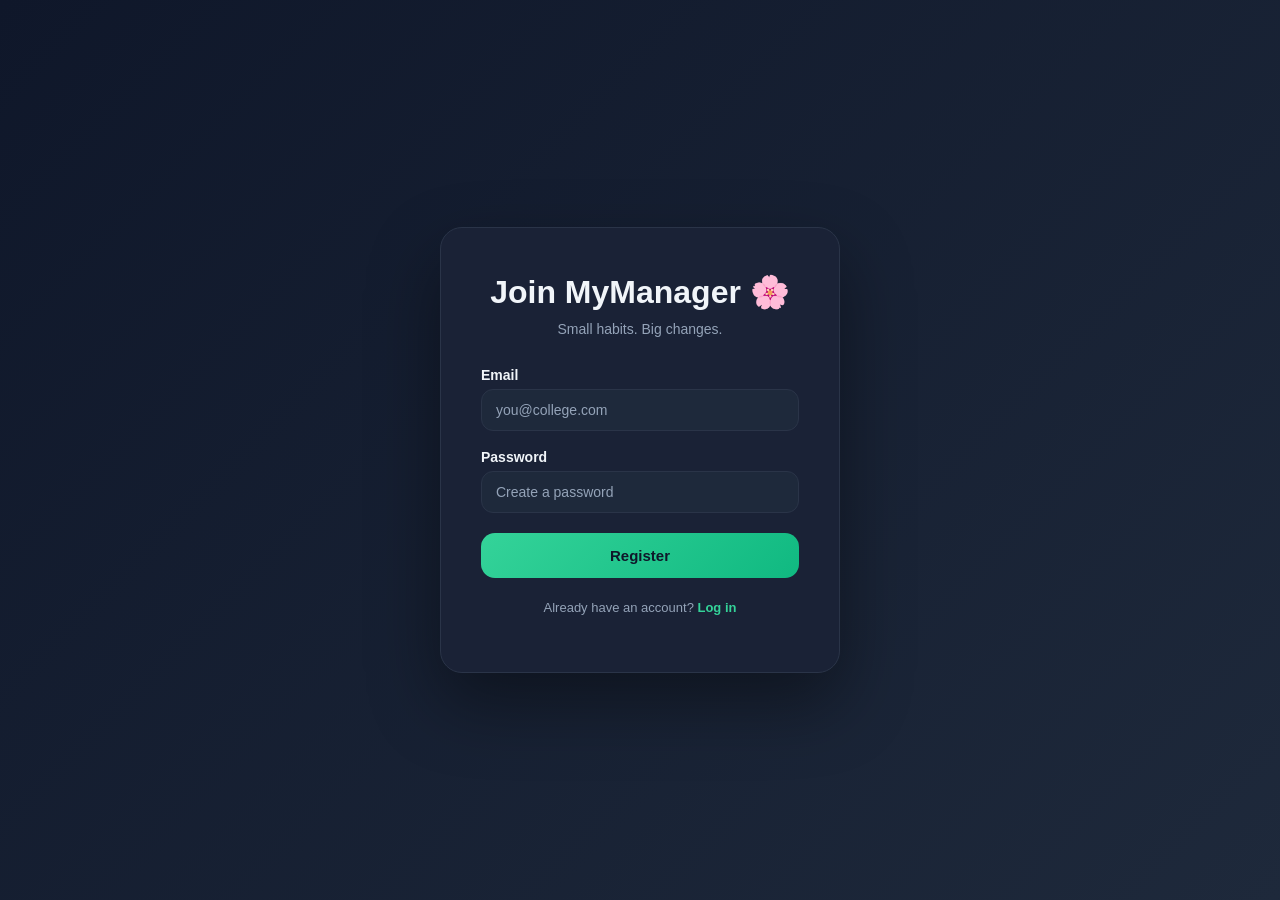
<file: register.html>
<!DOCTYPE html>
<html>

<head>
  <meta charset="UTF-8">
  <title>MyManager | Register</title>
  <link rel="stylesheet" href="css/style.css">
  <script src="js/themes.js"></script>
</head>

<body class="auth-body">

  <script src="js/loader.js"></script>

  <div class="auth-card">
    <h1>Join MyManager 🌸</h1>
    <p class="auth-subtext">Small habits. Big changes.</p>

    <label>Email</label>
    <input type="email" id="regEmail" placeholder="you@college.com">

    <label>Password</label>
    <input type="password" id="regPassword" placeholder="Create a password">

    <button class="auth-btn" onclick="register()">Register</button>

    <p class="auth-switch">
      Already have an account? <a href="login.html">Log in</a>
    </p>

    <p id="registerMessage" class="auth-message"></p>
  </div>

  <script src="js/auth.js"></script>


  <script>
    document.addEventListener("keypress", function (event) {
      if (event.key === "Enter") {
        register();
      }
    });
  </script>

</body>

</html>
</file>
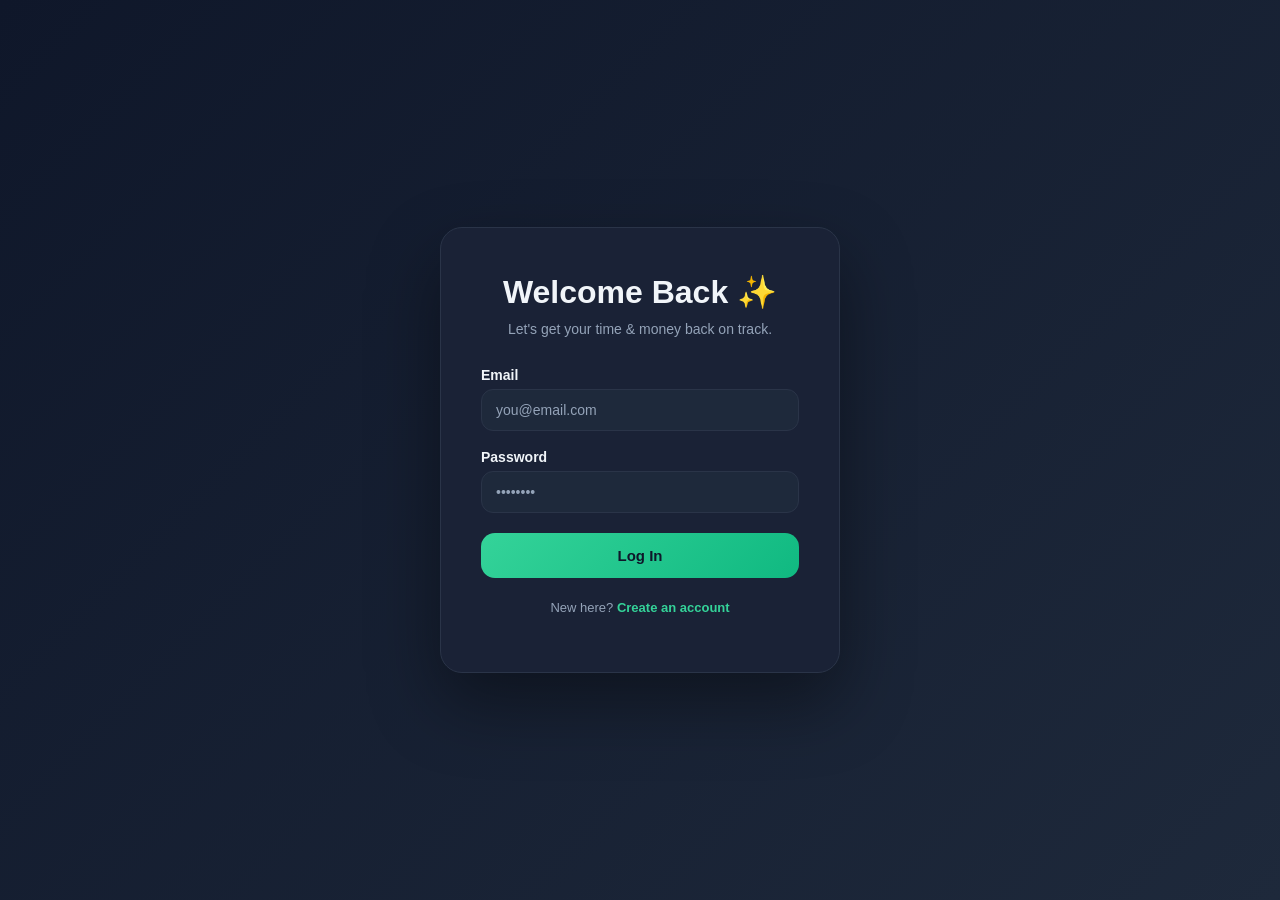
<file: tasks.html>
<!DOCTYPE html>
<html>

<head>
  <meta charset="UTF-8">
  <title>MyManager | Tasks</title>
  <link rel="stylesheet" href="css/style.css">
  <link rel="stylesheet" href="https://cdnjs.cloudflare.com/ajax/libs/font-awesome/4.7.0/css/font-awesome.min.css">
  <script src="js/themes.js"></script>
</head>

<body>

  <script src="js/loader.js"></script>

  <script>
    if (localStorage.getItem("loggedIn") !== "true") {
      window.location.href = "login.html";
    }
  </script>

  <header>
    <nav class="navbar">
      <h1>MyManager</h1>

      <div class="nav-links">
        <a href="index.html"><i class="fa fa-dashboard"></i> Dashboard</a>
        <a href="money.html"><i class="fa fa-money"></i> Money Leak 💸</a>
        <a href="time.html"><i class="fa fa-clock-o"></i> Time Sink ⏳</a>
        <a href="tasks.html" class="active"><i class="fa fa-check-square-o"></i> Tasks 🎯</a>
        <a href="pomodoro.html"><i class="fa fa-hourglass-half"></i> Pomodoro 🍅</a>
        <a href="analytics.html"><i class="fa fa-bar-chart"></i> Analytics 📊</a>
        <a href="about.html"><i class="fa fa-info-circle"></i> About</a>
      </div>

      <div class="profile">
        <a href="profile.html"><i class="fa fa-user"></i> Profile</a>
      </div>
    </nav>
  </header>


  <main class="container">

    <h2>📝 Your Tasks</h2>
    <p class="muted-text">Small steps. Tick them off. Feel lighter.</p>

    <div class="tasks-grid">

      
      <article class="card">
        <div class="section-header">
          <h3>📋 To-Do List</h3>
          <span id="taskCount" class="badge">0/0 done</span>
        </div>

        <div class="task-input-row">
          <input type="text" id="taskInput" placeholder="Add a new task...">
          <button id="addTaskBtn">Add Task</button>
        </div>

        <ul id="taskList" class="todo-list"></ul>

        <button class="clear-btn" onclick="clearCompleted()">🧹 Clear Completed</button>
      </article>
      <br>
  
      <article class="card challenge-card">
        <h3>🎯 Daily Challenge</h3>

        <p><b>Challenge:</b></p>
        <p>Complete <b>2 hours</b> of focused Pomodoro today</p>

        <p><b>Status:</b></p>
        <p class="challenge-status" id="challengeStatus">⏳ In Progress</p>

        <p class="muted-text">
          This challenge will be automatically completed
          once you finish the required Pomodoro sessions.
        </p>
      </article>

    </div>

  </main>

  <footer class="footer">
    <p><b>Bahaar Boral | 24BCE1760</b></p>
  </footer>

  <script src="js/tasks.js"></script>


  <script>
    var pomData = localStorage.getItem("pomodoroSessions");
    if (pomData) {
      var sessions = JSON.parse(pomData);
      var todayMin = 0;
      var today = new Date().toLocaleDateString("en-IN");
      for (var i = 0; i < sessions.length; i++) {
        if (sessions[i].date === today) {
          todayMin += sessions[i].minutes;
        }
      }
      if (todayMin >= 120) {
        document.getElementById("challengeStatus").innerText = "✅ Completed! 🎉";
        document.getElementById("challengeStatus").style.color = "#34d399";
      }
    }
  </script>

</body>

</html>
</file>
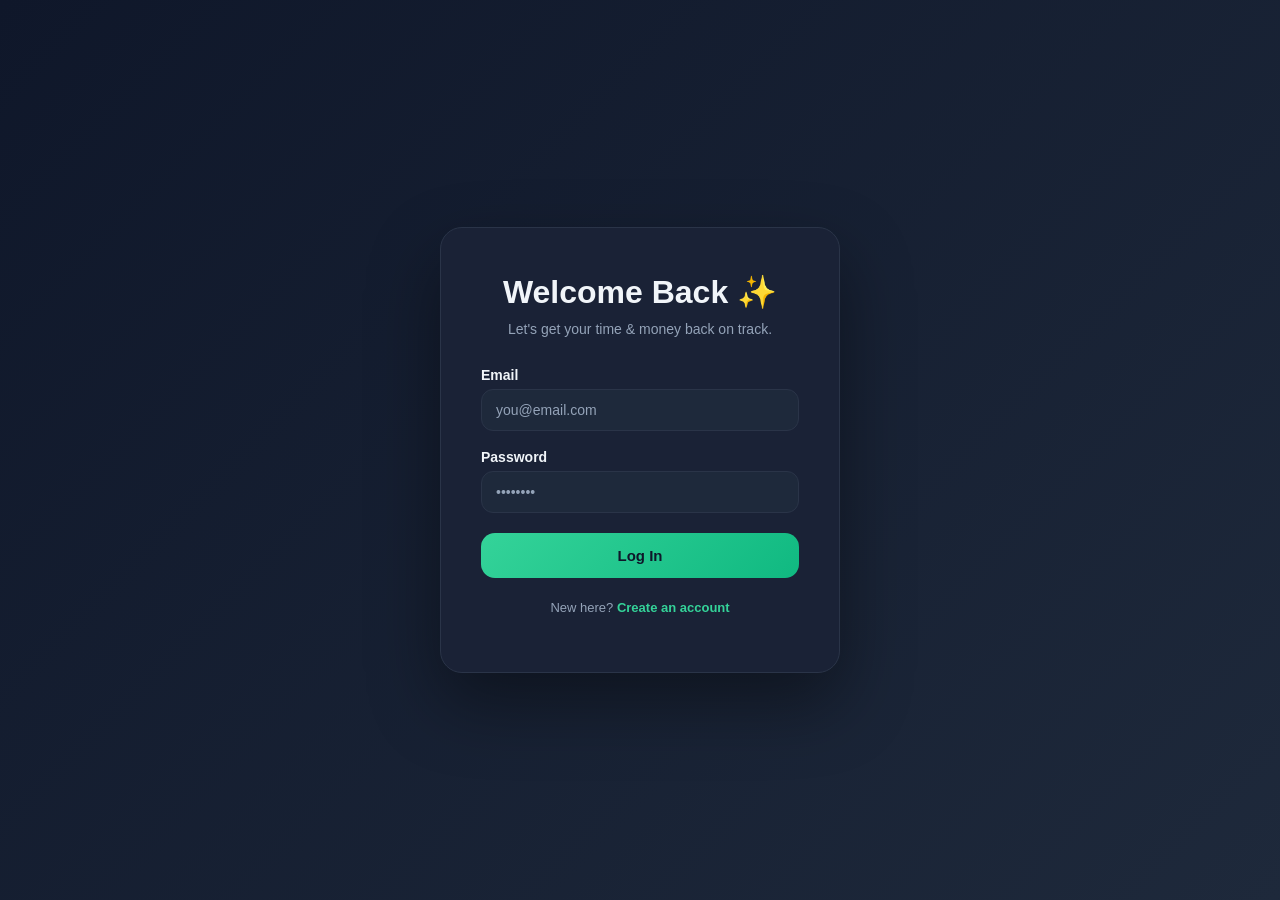
<file: time.html>
<!DOCTYPE html>
<html>

<head>
  <meta charset="UTF-8">
  <title>MyManager | Time Sink</title>
  <link rel="stylesheet" href="css/style.css">
  <link rel="stylesheet" href="https://cdnjs.cloudflare.com/ajax/libs/font-awesome/4.7.0/css/font-awesome.min.css">
  <script src="js/themes.js"></script>
</head>

<body>

  
  <script src="js/loader.js"></script>

 
  <script>
    if (localStorage.getItem("loggedIn") !== "true") {
      window.location.href = "login.html";
    }
  </script>

  
  <header>
    <nav class="navbar">
      <h1>MyManager</h1>

      <div class="nav-links">
        <a href="index.html"><i class="fa fa-dashboard"></i> Dashboard</a>
        <a href="money.html"><i class="fa fa-money"></i> Money Leak 💸</a>
        <a href="time.html" class="active"><i class="fa fa-clock-o"></i> Time Sink ⏳</a>
        <a href="tasks.html"><i class="fa fa-check-square-o"></i> Tasks 🎯</a>
        <a href="pomodoro.html"><i class="fa fa-hourglass-half"></i> Pomodoro 🍅</a>
        <a href="analytics.html"><i class="fa fa-bar-chart"></i> Analytics 📊</a>
        <a href="about.html"><i class="fa fa-info-circle"></i> About</a>
      </div>

      <div class="profile">
        <a href="profile.html"><i class="fa fa-user"></i> Profile</a>
      </div>
    </nav>
  </header>

  
  <main class="container">

    <h2>⏳ Time Sink</h2>
    <p class="muted-text">
      Awareness first. No judgement. Just honesty.
    </p>

    <div class="time-grid">

     
      <article class="card">
        <h3>📱 Log Screen Time</h3>

        <label>Total Screen Time (hours)</label>
        <input type="number" id="screenHours" step="0.1" placeholder="Eg: 4.5">

        <label>Mostly spent on</label>
        <div class="checkbox-group" id="activityCheckboxes">
          <label><input type="checkbox" value="Studying"> Studying</label>
          <label><input type="checkbox" value="Social Media"> Social Media</label>
          <label><input type="checkbox" value="Entertainment"> Entertainment</label>
          <label><input type="checkbox" value="Shopping"> Shopping</label>
        </div>

        <label>Peak Usage Time</label>
        <div class="radio-group">
          <label><input type="radio" name="peak" value="Morning"> Morning</label>
          <label><input type="radio" name="peak" value="Afternoon"> Afternoon</label>
          <label><input type="radio" name="peak" value="Night"> Night</label>
        </div>

        <p id="timeMessage" class="validation-message"></p>

        <button id="saveTimeBtn">Save Log</button>

        <p class="muted-text">
          Data is saved locally and used for analytics.
        </p>
      </article>
      <br>
      
      <article class="card">
        <h3>🧠 Gentle Insight</h3>

        <p id="insightText">Enter your screen time to see a personalized insight.</p>

        <ul class="insight-list">
          <li>If screen time &lt; 1 hour → <b>Proud of you 💜</b></li>
          <li>If screen time &gt; 3 hours → <b>Uh-oh 😬 awareness moment</b></li>
          <li>Late night usage affects focus & spending</li>
        </ul>
      </article>

    </div>
    <br>
   
    <section class="section">
      <h3>📋 Screen Time History</h3>

      <div class="table-wrapper">
        <table class="data-table">
          <thead>
            <tr>
              <th>Date</th>
              <th>Hours</th>
              <th>Activities</th>
              <th>Peak Time</th>
              <th>Action</th>
            </tr>
          </thead>
          <tbody id="timeTableBody">
          </tbody>
        </table>
      </div>
    </section>
    <br>
    
    <section class="section">
      <h3>📊 Time Breakdown</h3>
      <div class="chart-container">
        <canvas id="timeChart" width="500" height="280"></canvas>
      </div>
    </section>

  </main>

 
  <footer class="footer">
    <p><b>Bahaar Boral | 24BCE1760</b></p>
  </footer>

  <script src="js/time.js"></script>

</body>

</html>
</file>
<file: css/style.css>
* {
  margin: 0;
  padding: 0;
  box-sizing: border-box;
}

:root {
  --bg-main: #0f172a;
  --bg-secondary: #1e293b;
  --bg-card: #1a2236;
  --border-color: #2a3448;

  --text-primary: #f1f5f9;
  --text-secondary: #94a3b8;

  --accent: #34d399;
  --accent-hover: #10b981;
  --danger: #ef4444;
}

body {
  font-family: 'Segoe UI', sans-serif;
  background: var(--bg-main);
  color: var(--text-primary);
  min-height: 100vh;
}


.navbar {
  display: flex;
  justify-content: space-between;
  align-items: center;
  padding: 18px 40px;
  background: var(--bg-secondary);
  border-bottom: 1px solid var(--border-color);
}

.navbar h1 {
  font-size: 22px;
  font-weight: 600;
}

.nav-links a {
  margin: 0 14px;
  text-decoration: none;
  color: var(--text-secondary);
  font-weight: 500;
  transition: 0.25s ease;
}

.nav-links a:hover,
.nav-links a.active {
  color: var(--accent);
  transform: translateY(-2px);
}

.profile a {
  text-decoration: none;
  color: var(--text-secondary);
  font-weight: 500;
  transition: 0.25s ease;
}

.profile a:hover,
.profile a.active {
  color: var(--accent);
}


.container {
  padding: 40px 60px;
}

.dashboard-grid-expanded {
  display: grid;
  grid-template-columns: 1fr 1fr;
  gap: 25px;
  margin-top: 30px;
}

@media (max-width: 800px) {
  .dashboard-grid-expanded {
    grid-template-columns: 1fr;
  }
}

.stats-column,
.action-column {
  display: flex;
  flex-direction: column;
  gap: 20px;
}

.welcome-header {
  margin-bottom: 25px;
}

.streak-card {
  background: linear-gradient(135deg, var(--bg-secondary), var(--bg-card));
  border-left: 4px solid #f59e0b;
}

.streak-banner {
  display: flex;
  align-items: center;
  gap: 15px;
  margin-top: 15px;
}

.streak-days {
  font-size: 38px;
  font-weight: 800;
  color: #f59e0b;
  text-shadow: 0 0 15px rgba(245, 158, 11, 0.3);
}

.streak-text {
  font-size: 14px;
  color: var(--text-secondary);
  line-height: 1.4;
}

.mock-task-list {
  list-style: none;
  padding: 0;
  margin-top: 15px;
}

.mock-task-list li {
  padding: 14px;
  background: var(--bg-secondary);
  border: 1px solid var(--border-color);
  border-radius: 10px;
  margin-bottom: 10px;
  font-weight: 600;
  color: var(--text-primary);
  display: flex;
  align-items: center;
  gap: 10px;
  transition: 0.2s;
}

.mock-task-list li:hover {
  transform: translateX(5px);
  border-color: var(--accent);
}

.dashboard-card,
.card,
.section {
  background: var(--bg-card);
  padding: 25px;
  border-radius: 18px;
  border: 1px solid var(--border-color);
  transition: 0.3s ease;
  box-shadow: 0 15px 40px rgba(0, 0, 0, 0.25);
}

.dashboard-card:hover,
.card:hover,
.section:hover {
  transform: translateY(-6px);
  border-color: var(--accent);
  box-shadow: 0 20px 60px rgba(52, 211, 153, 0.15);
}

.dashboard-card {
  flex: 1;
}

.big-number {
  font-size: 32px;
  font-weight: bold;
  color: var(--accent);
  margin-top: 10px;
}

.muted-text {
  font-size: 14px;
  color: var(--text-secondary);
  margin-top: 6px;
}

.accent-text {
  color: var(--accent);
  font-weight: 700;
  font-size: 18px;
}


.auth-body {
  margin: 0;
  height: 100vh;
  display: flex;
  align-items: center;
  justify-content: center;
  background: linear-gradient(135deg, #0f172a, #1e293b);
}

.auth-card {
  width: 400px;
  padding: 45px 40px;
  border-radius: 22px;
  background: var(--bg-card);
  border: 1px solid var(--border-color);
  box-shadow: 0 30px 70px rgba(0, 0, 0, 0.4);
}

.auth-card h1 {
  text-align: center;
  margin-bottom: 10px;
}

.auth-subtext {
  text-align: center;
  margin-bottom: 30px;
  font-size: 14px;
  color: var(--text-secondary);
}

.auth-card label {
  display: block;
  margin-top: 18px;
  margin-bottom: 6px;
  font-size: 14px;
  font-weight: 600;
}

.auth-card input {
  width: 100%;
  padding: 12px 14px;
  border-radius: 12px;
  border: 1px solid var(--border-color);
  background: var(--bg-secondary);
  color: var(--text-primary);
  font-size: 14px;
  transition: 0.25s ease;
}

.auth-card input::placeholder {
  color: var(--text-secondary);
}

.auth-card input:focus {
  border-color: var(--accent);
  box-shadow: 0 0 0 3px rgba(52, 211, 153, 0.2);
  outline: none;
}

.auth-btn {
  width: 100%;
  margin-top: 20px;
  padding: 14px;
  border-radius: 14px;
  border: none;
  background: linear-gradient(135deg, var(--accent), var(--accent-hover));
  color: #0f172a;
  font-weight: 700;
  cursor: pointer;
  transition: 0.25s ease;
  font-size: 15px;
}

.auth-btn:hover {
  transform: translateY(-3px);
  box-shadow: 0 15px 30px rgba(52, 211, 153, 0.35);
}

.auth-switch {
  text-align: center;
  margin-top: 22px;
  font-size: 13px;
  color: var(--text-secondary);
}

.auth-switch a {
  color: var(--accent);
  text-decoration: none;
  font-weight: 600;
}

.auth-switch a:hover {
  text-decoration: underline;
}

.auth-message {
  text-align: center;
  margin-top: 12px;
  font-size: 13px;
  font-weight: 600;
}


.card input[type="text"],
.card input[type="number"],
.card input[type="email"],
.card textarea,
.card select,
#expenseForm input,
#expenseForm select {
  width: 100%;
  padding: 12px 14px;
  border-radius: 12px;
  border: 1px solid var(--border-color);
  background: var(--bg-secondary);
  color: var(--text-primary);
  font-size: 14px;
  transition: 0.25s ease;
  margin-bottom: 8px;
}

.card input::placeholder,
#expenseForm input::placeholder {
  color: var(--text-secondary);
}

.card input:focus,
.card select:focus,
.card textarea:focus,
#expenseForm input:focus,
#expenseForm select:focus {
  border-color: var(--accent);
  box-shadow: 0 0 0 3px rgba(52, 211, 153, 0.2);
  outline: none;
}

.card button,
#expenseForm button {
  width: 100%;
  margin-top: 12px;
  padding: 14px;
  border-radius: 14px;
  border: none;
  background: linear-gradient(135deg, var(--accent), var(--accent-hover));
  color: #0f172a;
  font-weight: 700;
  cursor: pointer;
  transition: 0.25s ease;
  font-size: 15px;
}

.card button:hover,
#expenseForm button:hover {
  transform: translateY(-3px);
  box-shadow: 0 15px 30px rgba(52, 211, 153, 0.35);
}


.money-grid,
.time-grid,
.tasks-grid,
.profile-grid,
.about-grid,
.analytics-grid {
  display: flex;
  gap: 30px;
  margin-top: 25px;
  flex-wrap: wrap;
}

.analytics-box {
  flex: 1;
  min-width: 200px;
  background: var(--bg-card);
  padding: 25px;
  border-radius: 18px;
  border: 1px solid var(--border-color);
  transition: 0.3s ease;
  box-shadow: 0 15px 40px rgba(0, 0, 0, 0.25);
}

.analytics-box:hover {
  transform: translateY(-6px);
  border-color: var(--accent);
  box-shadow: 0 20px 60px rgba(52, 211, 153, 0.15);
}


.validation-message {
  font-size: 13px;
  font-weight: 600;
  margin-top: 6px;
  min-height: 20px;
}


.table-wrapper {
  overflow-x: auto;
  margin-top: 15px;
}

.data-table {
  width: 100%;
  border-collapse: collapse;
  border-radius: 12px;
  overflow: hidden;
}

.data-table thead {
  background: var(--bg-secondary);
}

.data-table th {
  padding: 14px 18px;
  text-align: left;
  font-size: 13px;
  color: var(--text-secondary);
  font-weight: 600;
  text-transform: uppercase;
  letter-spacing: 0.5px;
}

.data-table td {
  padding: 14px 18px;
  font-size: 14px;
  border-top: 1px solid var(--border-color);
  color: var(--text-primary);
}

.data-table tbody tr:hover {
  background: rgba(52, 211, 153, 0.05);
}

.total-display {
  margin-top: 12px;
  font-size: 16px;
  color: var(--text-secondary);
}


.section-header {
  display: flex;
  align-items: center;
  gap: 12px;
  margin-bottom: 10px;
}

.badge {
  background: rgba(52, 211, 153, 0.15);
  color: var(--accent);
  padding: 4px 12px;
  border-radius: 20px;
  font-size: 12px;
  font-weight: 600;
}

.delete-btn {
  background: rgba(239, 68, 68, 0.15);
  color: var(--danger);
  border: none;
  padding: 6px 12px;
  border-radius: 8px;
  cursor: pointer;
  font-weight: 700;
  transition: 0.25s ease;
  width: auto;
  margin: 0;
}

.delete-btn:hover {
  background: rgba(239, 68, 68, 0.3);
  transform: none;
  box-shadow: none;
}

.clear-btn {
  background: rgba(239, 68, 68, 0.1) !important;
  color: var(--danger) !important;
  border: 1px solid rgba(239, 68, 68, 0.3) !important;
  margin-top: 15px !important;
  font-size: 13px !important;
  padding: 10px !important;
}

.clear-btn:hover {
  background: rgba(239, 68, 68, 0.2) !important;
  transform: none !important;
  box-shadow: none !important;
}

.danger {
  background: linear-gradient(135deg, #ef4444, #dc2626) !important;
  color: #fff !important;
}

.danger:hover {
  box-shadow: 0 15px 30px rgba(239, 68, 68, 0.35) !important;
}


.chart-container {
  margin-top: 15px;
  background: var(--bg-secondary);
  border-radius: 14px;
  padding: 20px;
  border: 1px solid var(--border-color);
}

.chart-container canvas {
  display: block;
  max-width: 100%;
}

.charts-row {
  display: flex;
  gap: 30px;
  margin-top: 25px;
  flex-wrap: wrap;
}

.chart-section {
  flex: 1;
  min-width: 300px;
}

.filter-bar {
  margin-top: 20px;
  margin-bottom: 10px;
  display: flex;
  align-items: center;
  gap: 12px;
}

.filter-bar label {
  font-size: 14px;
  color: var(--text-secondary);
  font-weight: 600;
}

.filter-bar select {
  padding: 10px 16px;
  border-radius: 12px;
  border: 1px solid var(--border-color);
  background: var(--bg-secondary);
  color: var(--text-primary);
  font-size: 14px;
  transition: 0.25s ease;
  cursor: pointer;
}

.filter-bar select:focus {
  border-color: var(--accent);
  outline: none;
  box-shadow: 0 0 0 3px rgba(52, 211, 153, 0.2);
}

.todo-list {
  list-style: none;
  margin-top: 15px;
}

.task-item {
  display: flex;
  align-items: center;
  gap: 12px;
  padding: 12px 16px;
  border: 1px solid var(--border-color);
  border-radius: 12px;
  margin-bottom: 8px;
  background: var(--bg-secondary);
  transition: 0.2s ease;
}

.task-item:hover {
  border-color: var(--accent);
}

.task-item.completed {
  opacity: 0.5;
  border-color: transparent;
}

.task-item input[type="checkbox"] {
  width: 18px;
  height: 18px;
  accent-color: var(--accent);
  cursor: pointer;
}

.task-item span {
  flex: 1;
  font-size: 15px;
}

.task-item .delete-btn {
  padding: 4px 10px;
  font-size: 12px;
}

.task-input-row {
  display: flex;
  gap: 10px;
  margin-top: 10px;
}

.task-input-row input {
  flex: 1;
}

.task-input-row button {
  width: auto;
  padding: 12px 20px;
  white-space: nowrap;
}


.checkbox-group,
.radio-group {
  display: flex;
  flex-wrap: wrap;
  gap: 16px;
  margin: 10px 0 18px 0;
}

.checkbox-group label,
.radio-group label {
  display: flex;
  align-items: center;
  gap: 6px;
  font-size: 14px;
  color: var(--text-primary);
  cursor: pointer;
}

.checkbox-group input,
.radio-group input {
  width: auto;
  accent-color: var(--accent);
  cursor: pointer;
}


.insight-list {
  list-style: none;
  margin-top: 10px;
}

.insight-list li {
  padding: 10px 16px;
  margin-bottom: 8px;
  background: var(--bg-secondary);
  border-radius: 10px;
  border-left: 3px solid var(--accent);
  font-size: 14px;
  line-height: 1.6;
}


.pomodoro-card {
  text-align: center;
  padding: 40px;
  background: var(--bg-card);
  border-radius: 22px;
  border: 1px solid var(--border-color);
  box-shadow: 0 15px 40px rgba(0, 0, 0, 0.25);
  margin-top: 25px;
}

.big-timer {
  font-size: 90px;
  font-weight: 300;
  color: var(--accent);
  margin: 30px 0;
  letter-spacing: 4px;
}

.mode-switch {
  display: flex;
  justify-content: center;
  gap: 12px;
}

.mode-switch button {
  padding: 10px 24px;
  border-radius: 12px;
  border: 1px solid var(--border-color);
  background: var(--bg-secondary);
  color: var(--text-secondary);
  font-weight: 600;
  cursor: pointer;
  transition: 0.25s ease;
}

.mode-switch button.active,
.mode-switch button:hover {
  background: var(--accent);
  color: #0f172a;
  border-color: var(--accent);
}

.pomodoro-controls {
  display: flex;
  justify-content: center;
  gap: 12px;
  margin-top: 20px;
}

.pomodoro-controls button {
  padding: 12px 30px;
  border-radius: 14px;
  border: none;
  background: linear-gradient(135deg, var(--accent), var(--accent-hover));
  color: #0f172a;
  font-weight: 700;
  cursor: pointer;
  transition: 0.25s ease;
  font-size: 15px;
}

.pomodoro-controls button:hover {
  transform: translateY(-3px);
  box-shadow: 0 15px 30px rgba(52, 211, 153, 0.35);
}

.session-stats {
  margin-top: 25px;
}


.about-card {
  flex: 1;
  min-width: 220px;
  background: var(--bg-card);
  padding: 25px;
  border-radius: 18px;
  border: 1px solid var(--border-color);
  transition: 0.3s ease;
  box-shadow: 0 15px 40px rgba(0, 0, 0, 0.25);
}

.about-card:hover {
  transform: translateY(-6px);
  border-color: var(--accent);
  box-shadow: 0 20px 60px rgba(52, 211, 153, 0.15);
}


.profile-pic {
  text-align: center;
  margin-bottom: 20px;
}

.profile-pic img {
  width: 120px;
  height: 120px;
  border-radius: 50%;
  object-fit: cover;
  border: 3px solid var(--accent);
}

.profile-pic input[type="file"] {
  margin-top: 10px;
  font-size: 12px;
}

.profile-card label {
  display: block;
  margin-top: 14px;
  margin-bottom: 4px;
  font-size: 13px;
  font-weight: 600;
  color: var(--text-secondary);
}


.challenge-status {
  font-size: 18px;
  font-weight: 700;
  color: #fbbf24;
}

.graph-placeholder,
.table-placeholder,
.video-placeholder {
  padding: 30px;
  text-align: center;
  color: var(--text-secondary);
  border: 2px dashed var(--border-color);
  border-radius: 14px;
  margin-top: 15px;
}

.ticker-box {
  background: var(--bg-card);
  border-radius: 16px;
  border: 1px solid var(--accent);
  box-shadow: 0 0 20px rgba(52, 211, 153, 0.15);
  padding: 15px 20px;
  margin-bottom: 30px;
  display: flex;
  align-items: center;
}

.ticker-wrapper {
  overflow: hidden;
  position: relative;
  width: 100%;
}

.ticker-content {
  display: flex;
  width: max-content;
  animation: scroll-left 35s linear infinite;
}

.ticker-content span {
  padding: 0 40px;
  font-size: 15px;
  color: var(--accent);
  font-weight: 600;
  letter-spacing: 0.5px;
}

@keyframes scroll-left {
  0% {
    transform: translateX(0);
  }

  100% {
    transform: translateX(-50%);
  }
}


.hero-hourglass {
  display: flex;
  justify-content: center;
  align-items: center;
  height: 45vh;
  margin-top: 20px;
  perspective: 1000px;
}

#hourglassCanvas {
  max-width: 100%;
  height: auto;
}


.footer {
  margin-top: 60px;
  padding: 20px;
  text-align: center;
  background: var(--bg-secondary);
  border-top: 1px solid var(--border-color);
  color: var(--text-secondary);
}


@media (max-width: 768px) {
  .navbar {
    flex-direction: column;
    gap: 12px;
    padding: 14px 20px;
  }

  .nav-links a {
    margin: 0 6px;
    font-size: 13px;
  }

  .container {
    padding: 25px 20px;
  }

  .dashboard-grid,
  .money-grid,
  .time-grid,
  .tasks-grid,
  .profile-grid,
  .about-grid,
  .analytics-grid,
  .charts-row {
    flex-direction: column;
  }

  .hero-hourglass {
    height: 30vh;
  }

  #hourglass {
    font-size: 80px;
  }

  .big-timer {
    font-size: 60px;
  }
}


.theme-picker {
  position: relative;
  margin-left: 15px;
}

.theme-toggle {
  background: var(--bg-card);
  border: 1px solid var(--border-color);
  color: var(--text-primary);
  width: 40px;
  height: 40px;
  border-radius: 50%;
  cursor: pointer;
  display: flex;
  align-items: center;
  justify-content: center;
  font-size: 18px;
  transition: 0.2s ease;
}

.theme-toggle:hover {
  background: var(--bg-secondary);
  transform: scale(1.05);
}

.theme-dropdown {
  display: none;
  position: absolute;
  top: 50px;
  right: 0;
  background: var(--bg-card);
  border: 1px solid var(--border-color);
  border-radius: 12px;
  flex-direction: column;
  box-shadow: 0 10px 25px rgba(0, 0, 0, 0.5);
  z-index: 100;
  overflow: hidden;
  min-width: 140px;
}

.theme-btn {
  background: none;
  border: none;
  text-align: left;
  padding: 12px 16px;
  color: var(--text-primary);
  cursor: pointer;
  font-size: 14px;
  font-weight: 500;
  transition: background 0.2s;
}

.theme-btn:hover {
  background: var(--bg-secondary);
}

.active-theme {
  color: var(--accent);
  background: rgba(52, 211, 153, 0.1);
}

#pageLoader {
  position: fixed;
  top: 0;
  left: 0;
  width: 100%;
  height: 100%;
  background: var(--bg-main);
  z-index: 9999;
  display: flex;
  flex-direction: column;
  align-items: center;
  justify-content: center;
  transition: opacity 0.5s ease;
}

.loader-text {
  margin-top: 15px;
  font-size: 16px;
  font-weight: 600;
  color: var(--text-secondary);
  letter-spacing: 1px;
}


.theme-swatches {
  display: flex;
  gap: 15px;
  flex-wrap: wrap;
  margin-top: 20px;
}

.profile-theme-btn {
  width: 50px;
  height: 50px;
  border-radius: 50%;
  border: 4px solid var(--bg-main);
  cursor: pointer;
  box-shadow: 0 4px 10px rgba(0, 0, 0, 0.1);
  transition: transform 0.2s ease, border-color 0.2s ease, box-shadow 0.2s ease;
  position: relative;
  display: flex;
  align-items: center;
  justify-content: center;
  font-size: 20px;
  background: var(--bg-card);
}

.profile-theme-btn:hover {
  transform: translateY(-3px) scale(1.05);
  box-shadow: 0 8px 15px rgba(0, 0, 0, 0.2);
}

.profile-theme-btn.active {
  border-color: var(--accent);
  box-shadow: 0 0 15px var(--accent);
}


.profile-theme-btn[data-theme="dark"] {
  background: linear-gradient(135deg, #0f172a, #1e293b);
  border-color: #34d399;

}

.profile-theme-btn[data-theme="light"] {
  background: linear-gradient(135deg, #f8fafc, #ffffff);
}

.profile-theme-btn[data-theme="techie"] {
  background: linear-gradient(135deg, #0a0a0a, #111111);
}

.profile-theme-btn[data-theme="lofi"] {
  background: linear-gradient(135deg, #2c1810, #3d261c);
}

.profile-theme-btn[data-theme="pastel"] {
  background: linear-gradient(135deg, #fdf2f8, #fce7f3);
}


.wordle-container {
  display: flex;
  flex-direction: column;
  align-items: center;
  margin: 30px 0;
}

.wordle-grid {
  display: grid;
  grid-template-rows: repeat(6, 1fr);
  gap: 8px;
  margin-bottom: 30px;
}

.wordle-row {
  display: grid;
  grid-template-columns: repeat(5, 1fr);
  gap: 8px;
}

.wordle-cell {
  width: 55px;
  height: 55px;
  border: 2px solid var(--border-color);
  background: var(--bg-card);
  display: flex;
  align-items: center;
  justify-content: center;
  font-size: 28px;
  font-weight: 700;
  border-radius: 8px;
  text-transform: uppercase;
}

.wordle-filled {
  border-color: var(--text-secondary);
  animation: popIn 0.1s;
}

@keyframes popIn {
  0% {
    transform: scale(0.8);
  }

  50% {
    transform: scale(1.1);
  }

  100% {
    transform: scale(1);
  }
}

.wordle-flip {
  animation: flip 0.5s ease-in forwards;
}

@keyframes flip {
  0% {
    transform: rotateX(0);
  }

  50% {
    transform: rotateX(90deg);
  }

  100% {
    transform: rotateX(0);
  }
}

.wordle-correct {
  background: var(--accent) !important;
  color: #111 !important;
  border-color: var(--accent) !important;
}

.wordle-present {
  background: #fbbf24 !important;
  color: #111 !important;
  border-color: #fbbf24 !important;
}

.wordle-absent {
  background: var(--border-color) !important;
  color: var(--text-primary) !important;
}

.wordle-message {
  height: 24px;
  font-weight: 600;
  margin-bottom: 15px;
  color: var(--text-primary);
}

.wordle-keyboard {
  display: flex;
  flex-direction: column;
  gap: 8px;
  align-items: center;
}

.keyboard-row {
  display: flex;
  gap: 6px;
}

.key-btn {
  background: var(--bg-secondary);
  color: var(--text-primary);
  border: 1px solid var(--border-color);
  border-radius: 6px;
  font-weight: 600;
  cursor: pointer;
  padding: 14px 10px;
  min-width: 35px;
  font-size: 14px;
  transition: 0.2s;
}

.key-special {
  padding: 14px 15px;
  font-size: 12px;
}

.key-btn:hover {
  background: var(--border-color);
}
</file>
